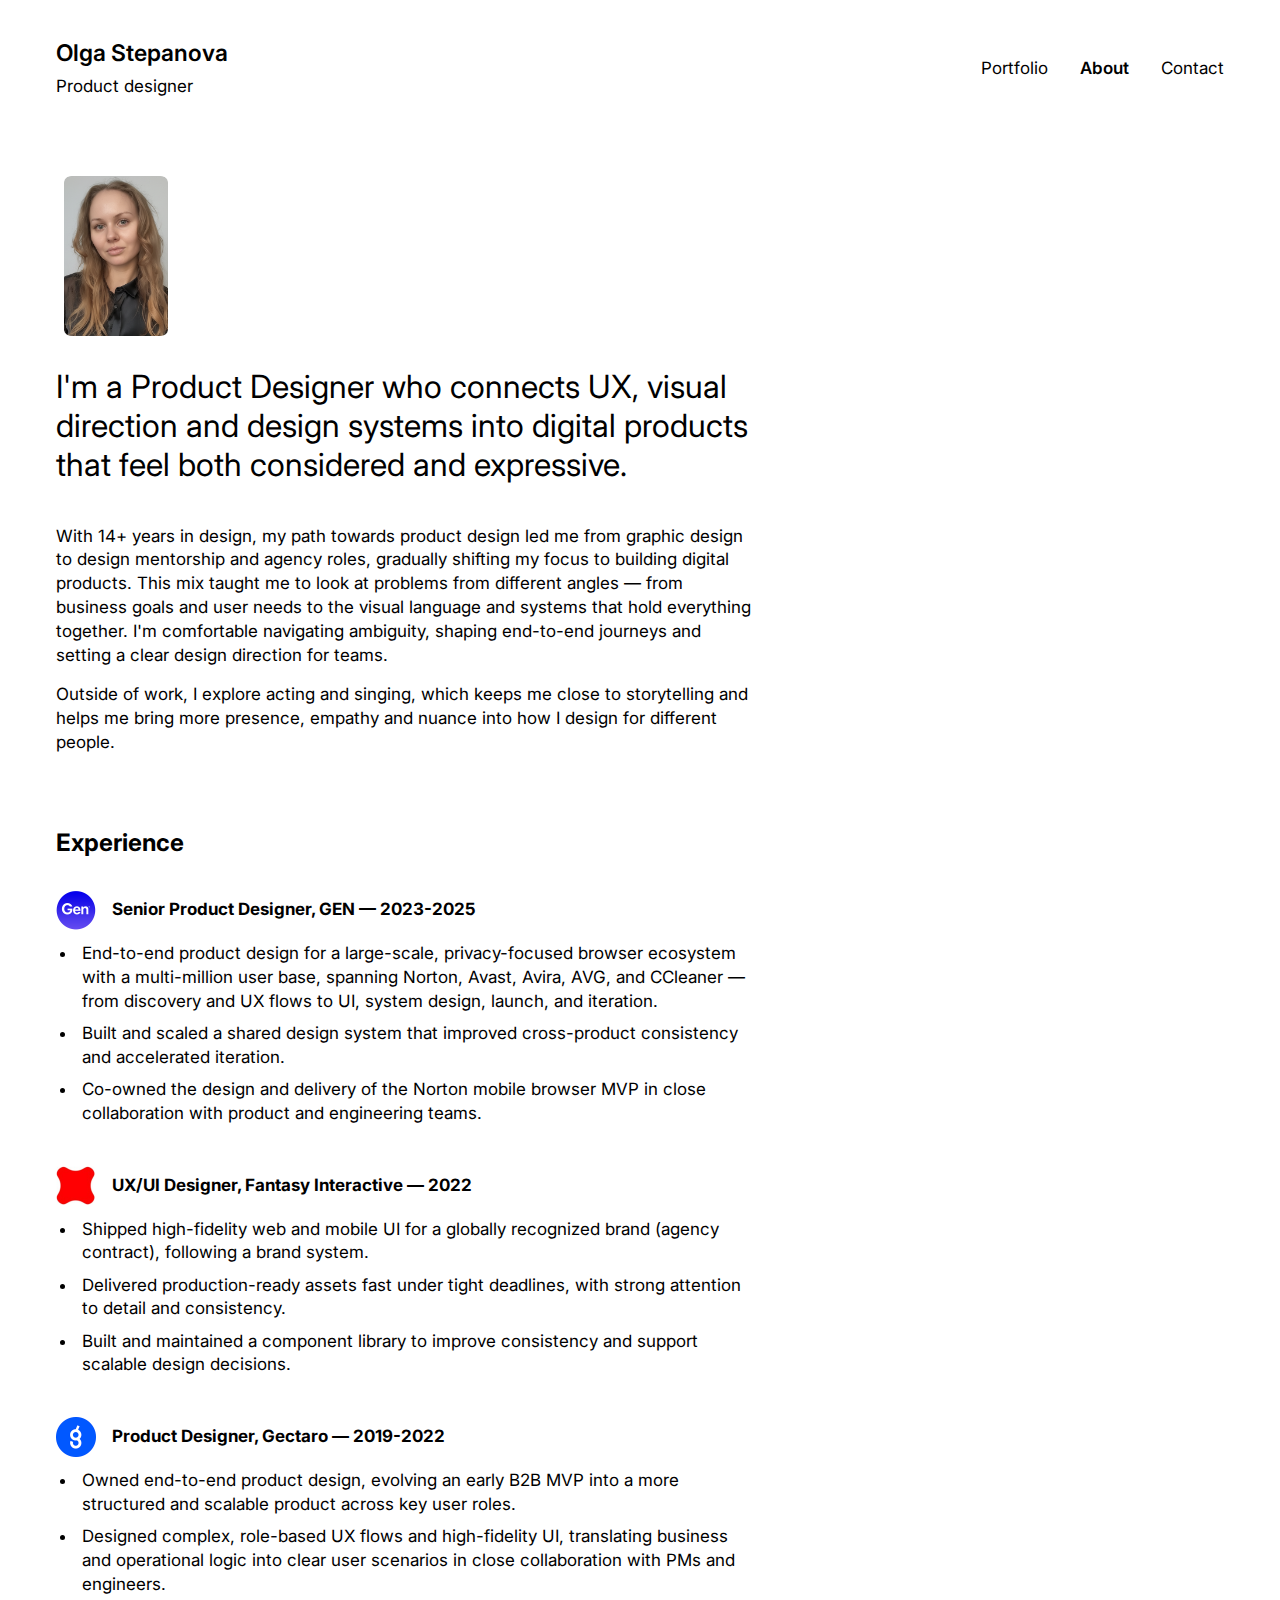
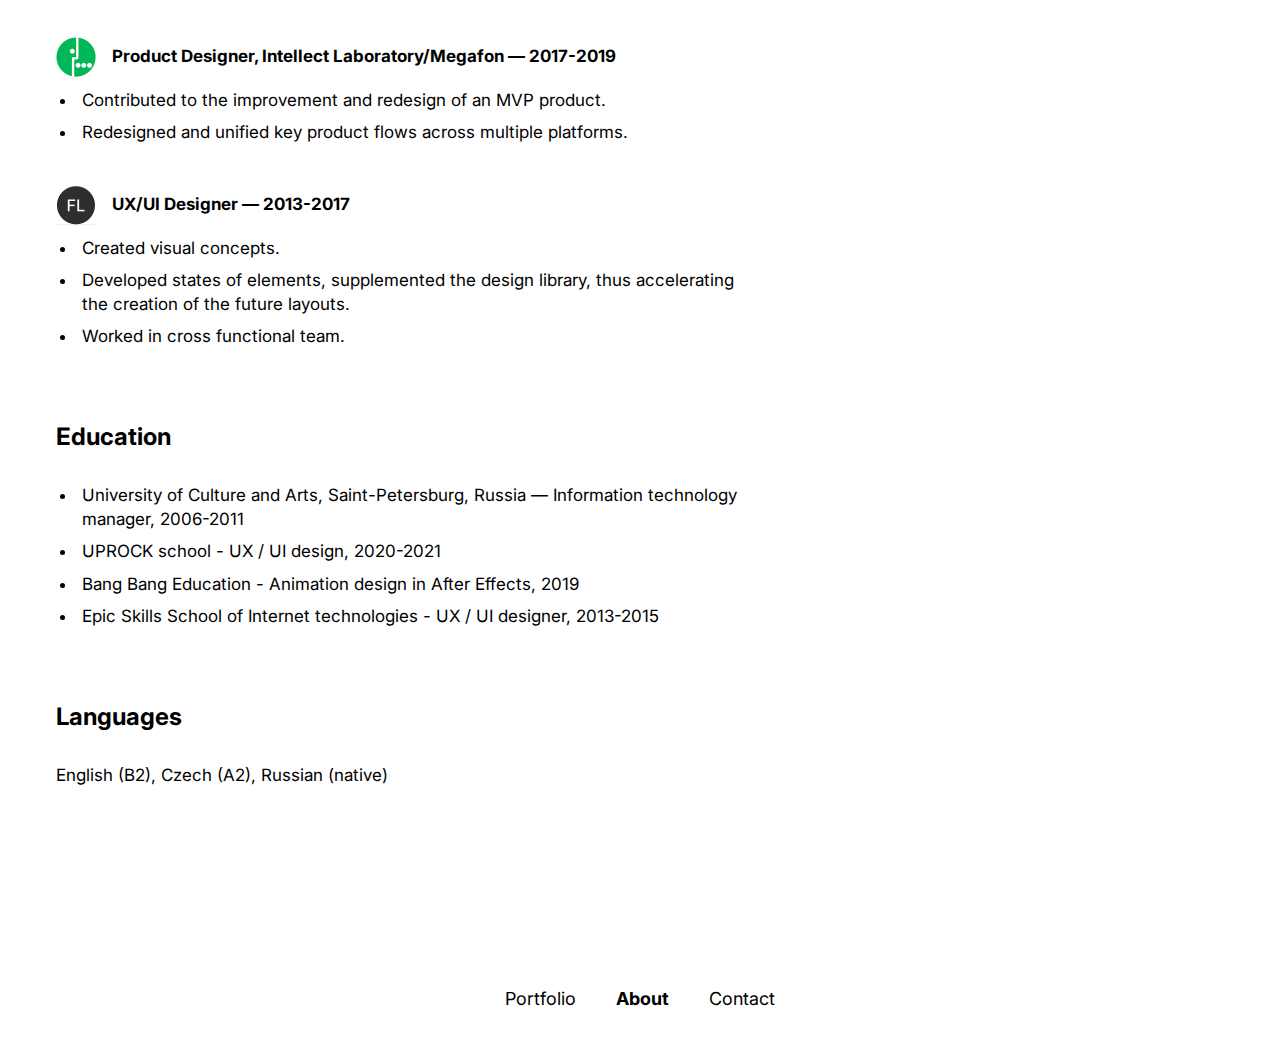
<file: about.html>
<!DOCTYPE html>
<html lang="ru">
<head>
    <!-- Google tag (gtag.js) -->
<script async src="https://www.googletagmanager.com/gtag/js?id=G-TT0VNX23KJ"></script>
<script>
  window.dataLayer = window.dataLayer || [];
  function gtag(){dataLayer.push(arguments);}
  gtag('js', new Date());

  gtag('config', 'G-TT0VNX23KJ');
</script>
    <meta charset="UTF-8">
    <meta name="viewport" content="width=device-width, initial-scale=1.0">
    <title>About - Olga Stepanova</title>
    <link rel="stylesheet" href="styles.css">
    <link rel="preconnect" href="https://fonts.googleapis.com">
    <link rel="preconnect" href="https://fonts.gstatic.com" crossorigin>
    <link href="https://fonts.googleapis.com/css2?family=Inter:wght@400;500;600;700&display=swap" rel="stylesheet">
</head>
<body>
    <!-- Figma: Site, node-id=2546-5382 -->
    <div class="page">
        <header class="header">
            <div class="header__name">
                <h1 class="header__title"><a href="index.html" class="header__title-link">Olga Stepanova</a></h1>
                <p class="header__subtitle">Product designer</p>
            </div>
            <nav class="header__menu">
                <a href="index.html" class="header__link">Portfolio</a>
                <a href="about.html" class="header__link header__link--active">About</a>
                <a href="contact.html" class="header__link">Contact</a>
            </nav>
        </header>

        <main class="main">
            <section class="about">
                <div class="about__photo-wrapper">
                    <img src="images/about-1.png" alt="Olga Stepanova" class="about__photo">
                </div>

                <p class="about__intro">
                    I'm a Product Designer who connects UX, visual direction and design systems into digital products that feel both considered and expressive.
                </p>

                <div class="about__body">
                    <p class="about__paragraph">
                        With 14+ years in design, my path towards product design led me from graphic design to design mentorship and agency roles, gradually shifting my focus to building digital products. This mix taught me to look at problems from different angles — from business goals and user needs to the visual language and systems that hold everything together. I'm comfortable navigating ambiguity, shaping end-to-end journeys and setting a clear design direction for teams.
                    </p>
                    <p class="about__paragraph">
                        Outside of work, I explore acting and singing, which keeps me close to storytelling and helps me bring more presence, empathy and nuance into how I design for different people.
                    </p>
                </div>

                <h2 class="about__section-title">Experience</h2>

                <div class="about__experience">
                    <div class="about__experience-item">
                        <div class="about__experience-item-header">
                            <span class="about__experience-icon-wrap"><img src="images/about-gen.png" alt="GEN" class="about__experience-icon"></span>
                            <span class="about__experience-role">Senior Product Designer, GEN — 2023-2025</span>
                        </div>
                        <ul class="about__experience-list">
                            <li>End-to-end product design for a large-scale, privacy-focused browser ecosystem with a multi-million user base, spanning Norton, Avast, Avira, AVG, and CCleaner — from discovery and UX flows to UI, system design, launch, and iteration.</li>
                            <li>Built and scaled a shared design system that improved cross-product consistency and accelerated iteration.</li>
                            <li>Co-owned the design and delivery of the Norton mobile browser MVP in close collaboration with product and engineering teams.</li>
                        </ul>
                    </div>

                    <div class="about__experience-item">
                        <div class="about__experience-item-header">
                            <span class="about__experience-icon-wrap"><img src="images/about-fantasy.png" alt="Fantasy Interactive" class="about__experience-icon"></span>
                            <span class="about__experience-role">UX/UI Designer, Fantasy Interactive — 2022</span>
                        </div>
                        <ul class="about__experience-list">
                            <li>Shipped high-fidelity web and mobile UI for a globally recognized brand (agency contract), following a brand system.</li>
                            <li>Delivered production-ready assets fast under tight deadlines, with strong attention to detail and consistency.</li>
                            <li>Built and maintained a component library to improve consistency and support scalable design decisions.</li>
                        </ul>
                    </div>

                    <div class="about__experience-item">
                        <div class="about__experience-item-header">
                            <span class="about__experience-icon-wrap"><img src="images/about-gectaro.png" alt="Gectaro" class="about__experience-icon"></span>
                            <span class="about__experience-role">Product Designer, Gectaro — 2019-2022</span>
                        </div>
                        <ul class="about__experience-list">
                            <li>Owned end-to-end product design, evolving an early B2B MVP into a more structured and scalable product across key user roles.</li>
                            <li>Designed complex, role-based UX flows and high-fidelity UI, translating business and operational logic into clear user scenarios in close collaboration with PMs and engineers.</li>
                        </ul>
                    </div>

                    <div class="about__experience-item">
                        <div class="about__experience-item-header">
                            <span class="about__experience-icon-wrap"><img src="images/about-megafon.png" alt="Intellect Laboratory / Megafon" class="about__experience-icon"></span>
                            <span class="about__experience-role">Product Designer, Intellect Laboratory/Megafon — 2017-2019</span>
                        </div>
                        <ul class="about__experience-list">
                            <li>Contributed to the improvement and redesign of an MVP product.</li>
                            <li>Redesigned and unified key product flows across multiple platforms.</li>
                        </ul>
                    </div>

                    <div class="about__experience-item">
                        <div class="about__experience-item-header">
                            <span class="about__experience-icon-wrap"><img src="images/about-fl.png" alt="FL" class="about__experience-icon"></span>
                            <span class="about__experience-role">UX/UI Designer — 2013-2017</span>
                        </div>
                        <ul class="about__experience-list">
                            <li>Created visual concepts.</li>
                            <li>Developed states of elements, supplemented the design library, thus accelerating the creation of the future layouts.</li>
                            <li>Worked in cross functional team.</li>
                        </ul>
                    </div>
                </div>

                <h2 class="about__section-title">Education</h2>

                <ul class="about__education-list">
                    <li>University of Culture and Arts, Saint-Petersburg, Russia — Information technology manager, 2006-2011</li>
                    <li>UPROCK school - UX / UI design, 2020-2021</li>
                    <li>Bang Bang Education - Animation design in After Effects, 2019</li>
                    <li>Epic Skills School of Internet technologies - UX / UI designer, 2013-2015</li>
                </ul>

                <h2 class="about__section-title">Languages</h2>

                <p class="about__languages-text">English (B2), Czech (A2), Russian (native)</p>
            </section>
        </main>

        <footer class="footer">
            <nav class="footer__menu">
                <a href="index.html" class="footer__link">Portfolio</a>
                <a href="about.html" class="footer__link footer__link--active">About</a>
                <a href="contact.html" class="footer__link">Contact</a>
            </nav>
        </footer>
    </div>
</body>
</html>
</file>
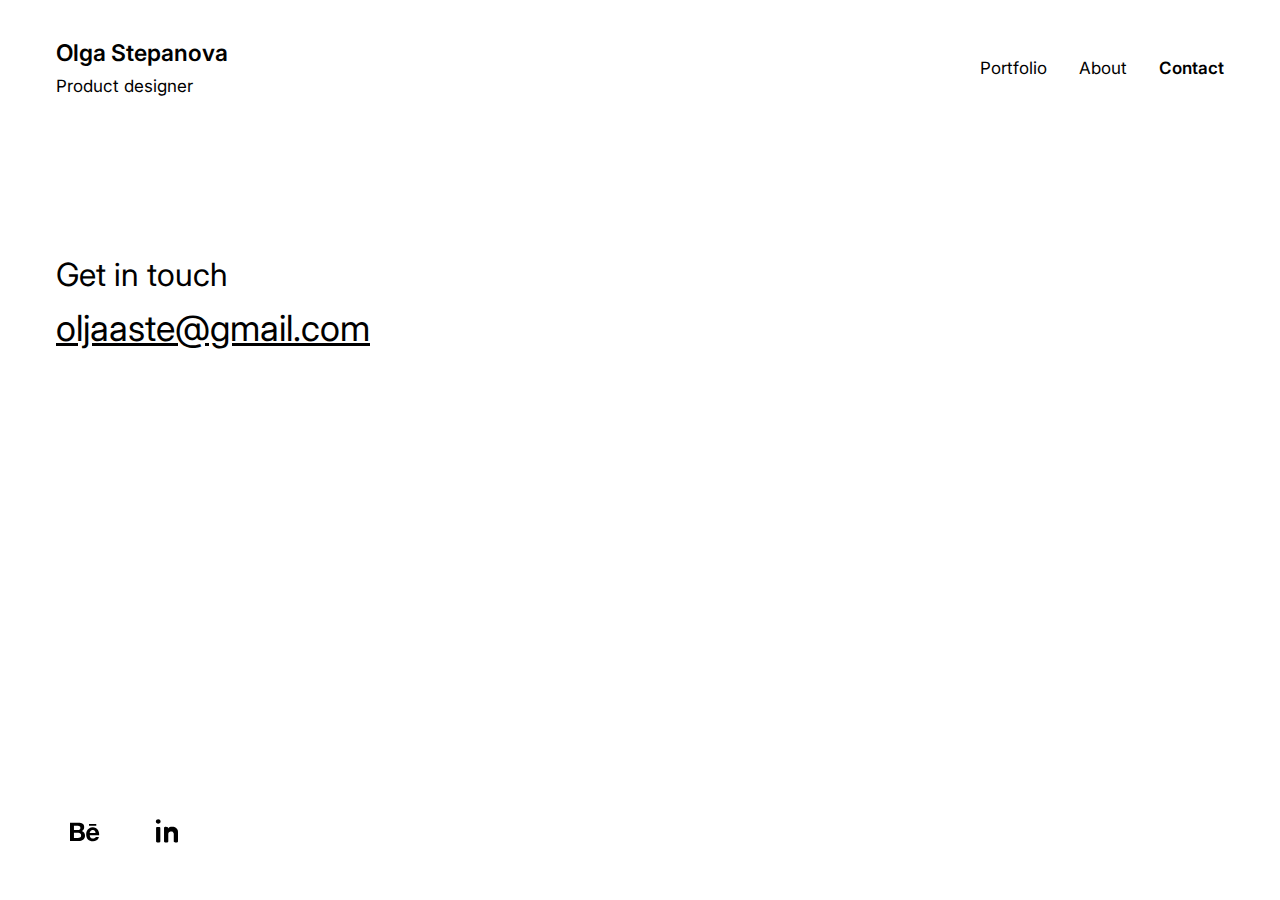
<file: contact.html>
<!DOCTYPE html>
<html lang="ru">
<head>
    <meta charset="UTF-8">
    <meta name="viewport" content="width=device-width, initial-scale=1.0">
    <title>Contact - Olga Stepanova</title>
    <link rel="stylesheet" href="styles.css">
    <link rel="preconnect" href="https://fonts.googleapis.com">
    <link rel="preconnect" href="https://fonts.gstatic.com" crossorigin>
    <link href="https://fonts.googleapis.com/css2?family=Inter:wght@400;500;600;700&display=swap" rel="stylesheet">
</head>
<body>
    <!-- Figma: Site, node-id=2546-5445 (Contact) -->
    <div class="page">
        <header class="header">
            <div class="header__name">
                <h1 class="header__title"><a href="index.html" class="header__title-link">Olga Stepanova</a></h1>
                <p class="header__subtitle">Product designer</p>
            </div>
            <nav class="header__menu">
                <a href="index.html" class="header__link">Portfolio</a>
                <a href="about.html" class="header__link">About</a>
                <a href="contact.html" class="header__link header__link--active">Contact</a>
            </nav>
        </header>

        <main class="main">
            <section class="contact">
                <h2 class="contact__heading">Get in touch</h2>
                <a href="mailto:oljaaste@gmail.com" class="contact__email">oljaaste@gmail.com</a>
            </section>
        </main>

        <footer class="footer footer--contact">
            <nav class="footer__social">
                <a href="https://www.behance.net/Oste" class="footer__social-link" target="_blank" rel="noopener noreferrer" aria-label="Behance">
                    <img src="images/Be.svg" alt="Behance" class="footer__social-icon">
                </a>
                <a href="https://www.linkedin.com/in/olste/" class="footer__social-link" target="_blank" rel="noopener noreferrer" aria-label="LinkedIn">
                    <img src="images/In.svg" alt="LinkedIn" class="footer__social-icon">
                </a>
            </nav>
        </footer>
    </div>
</body>
</html>
</file>
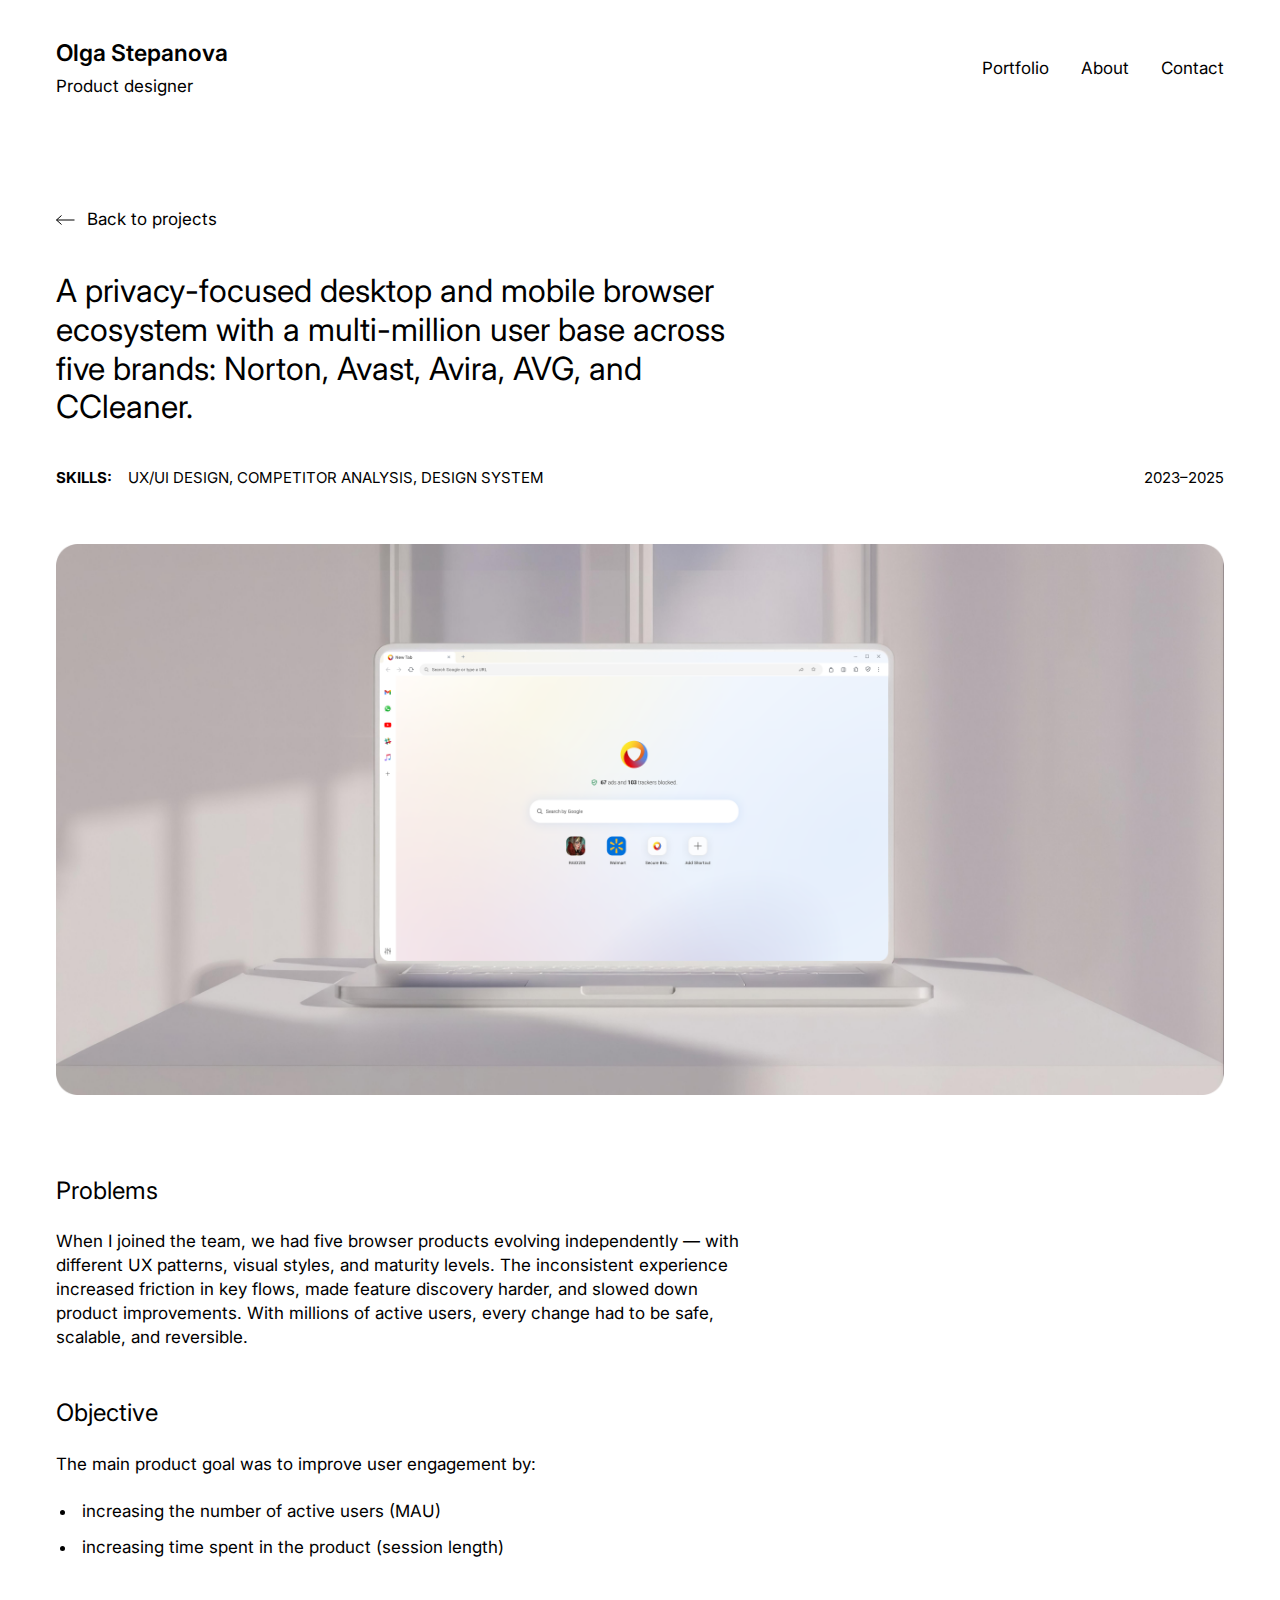
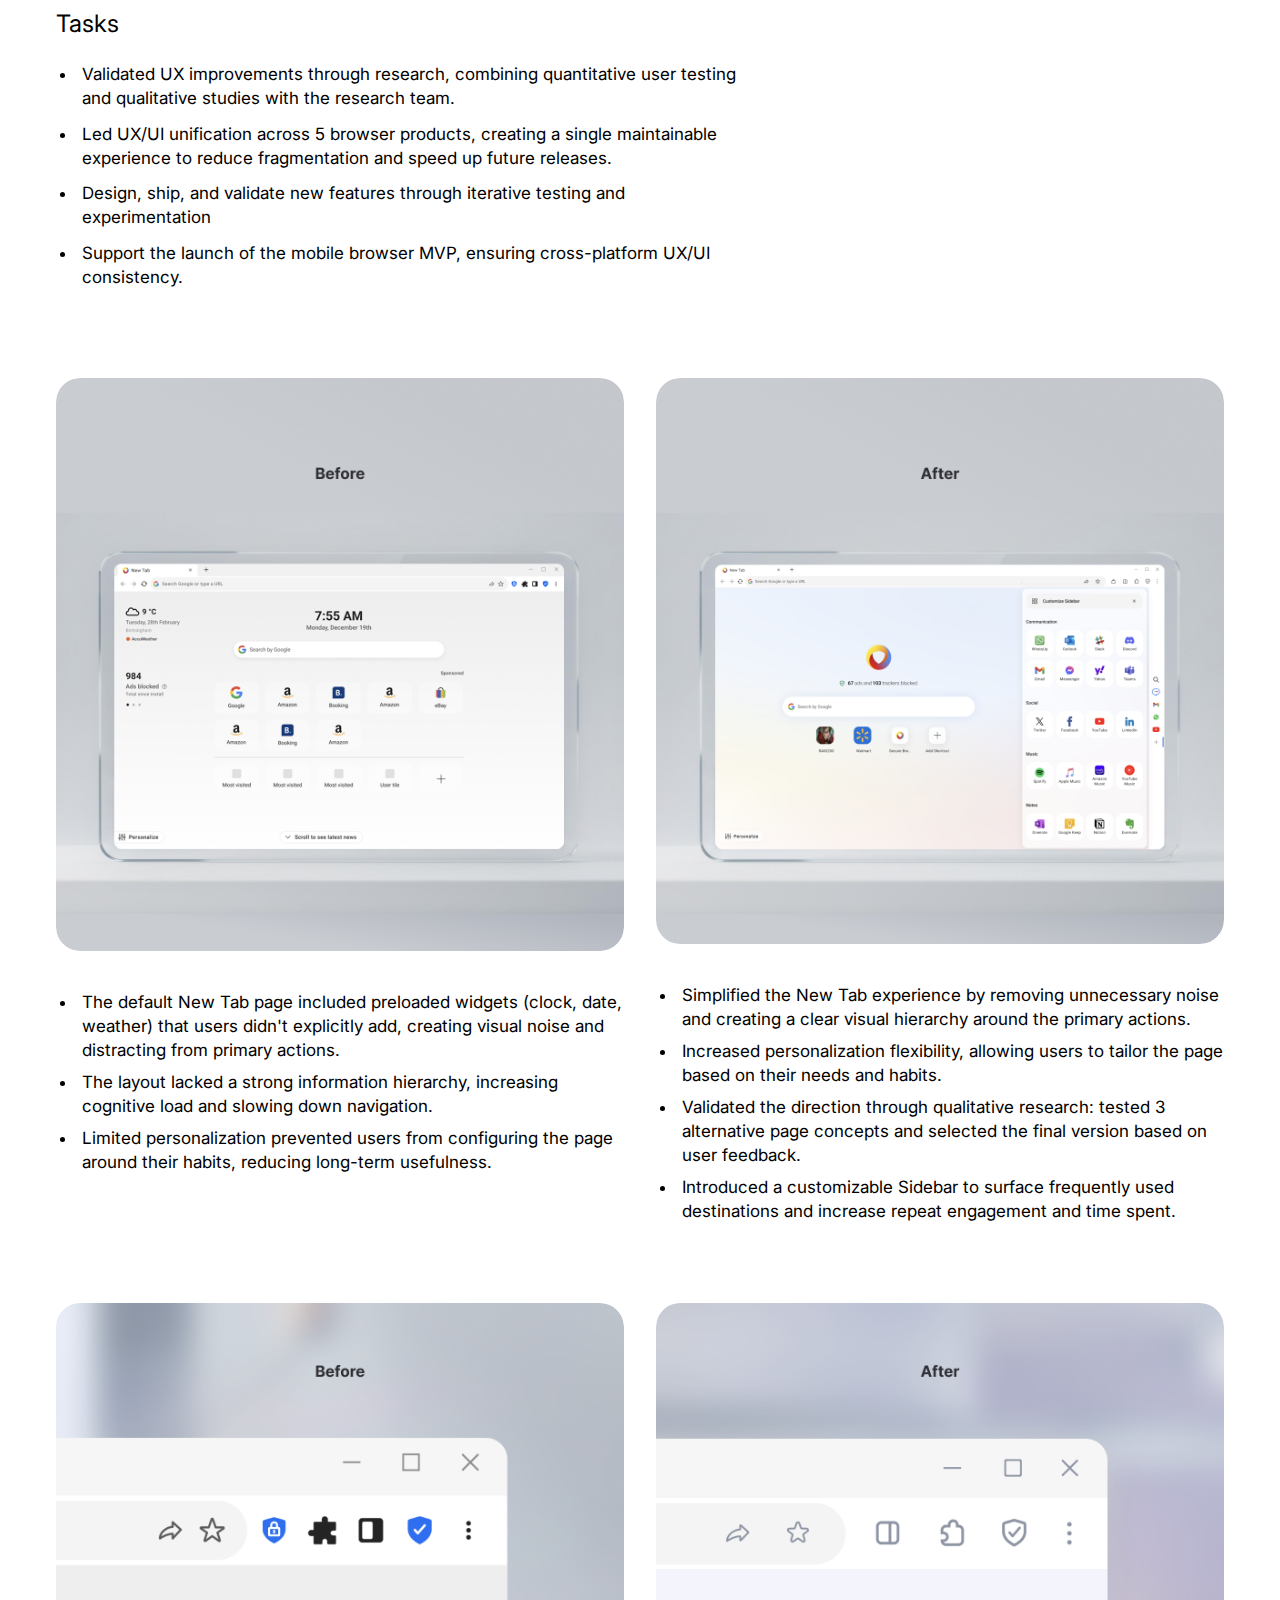
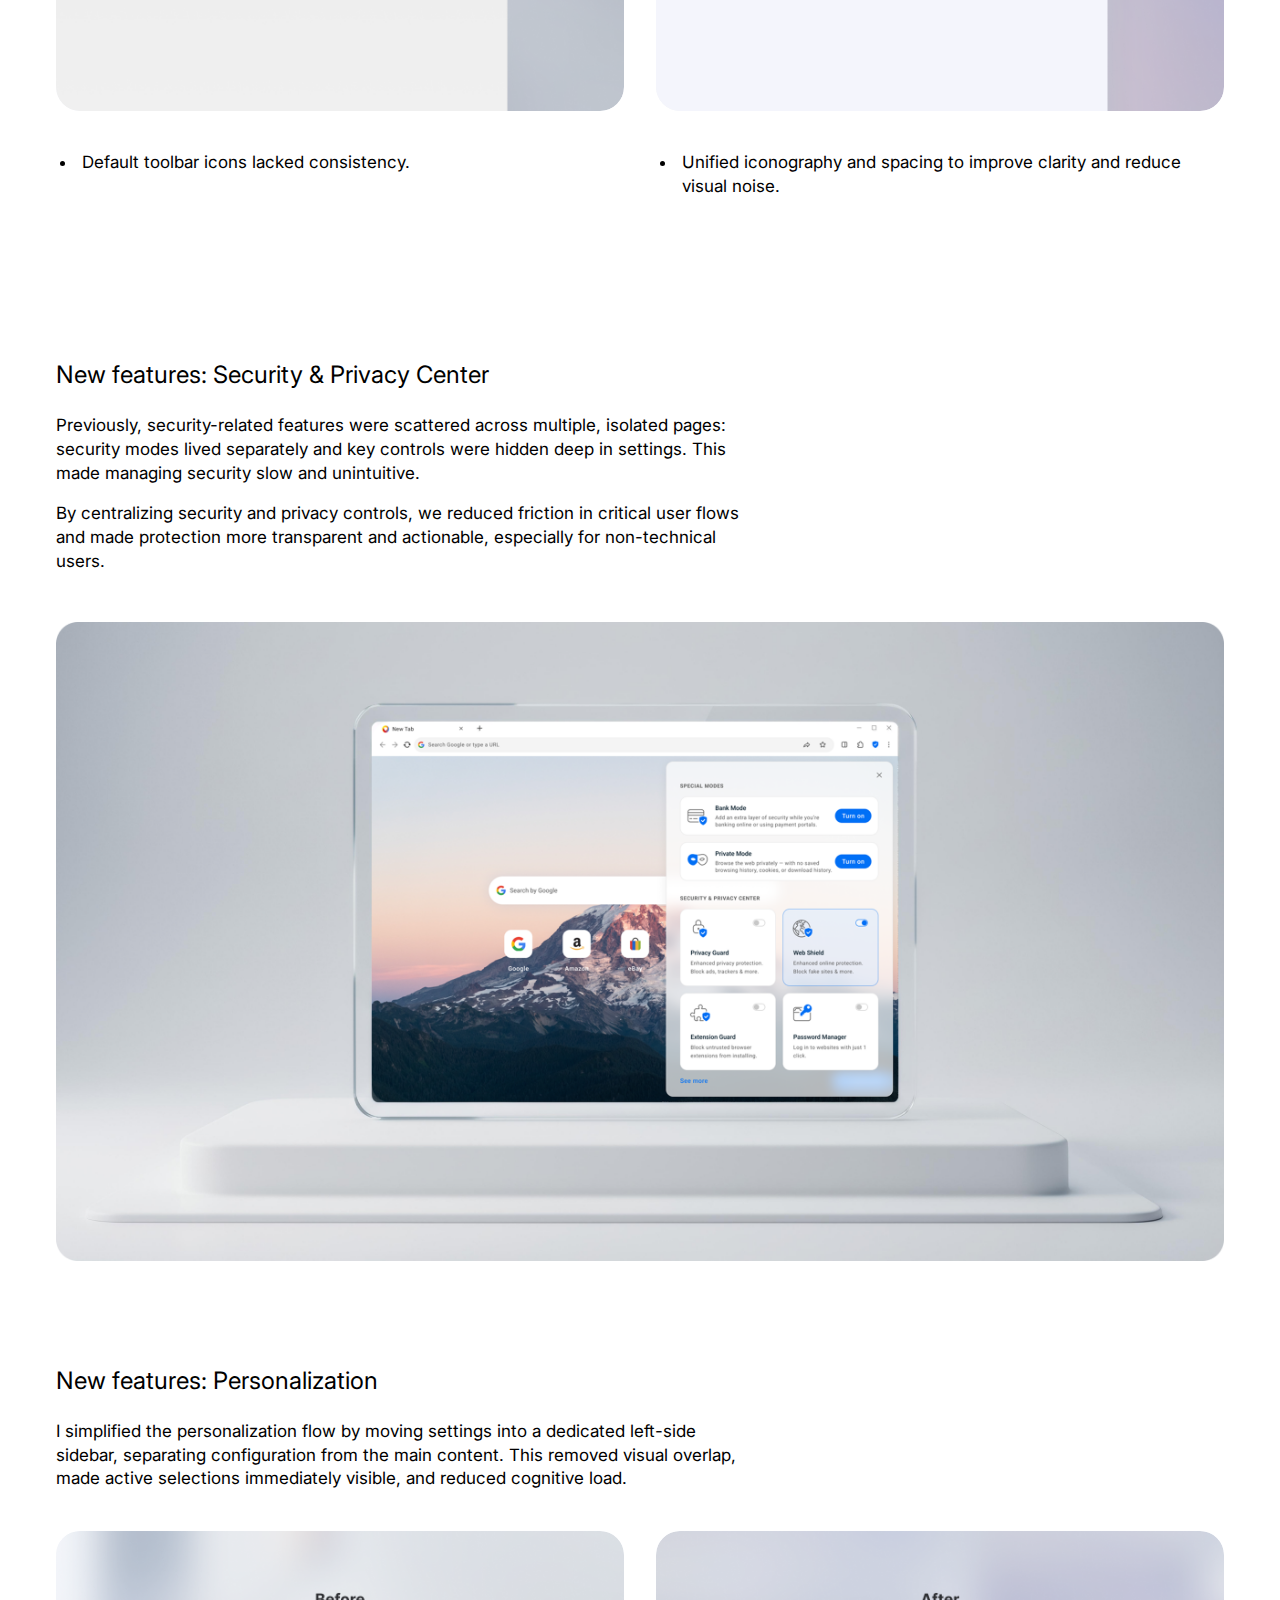
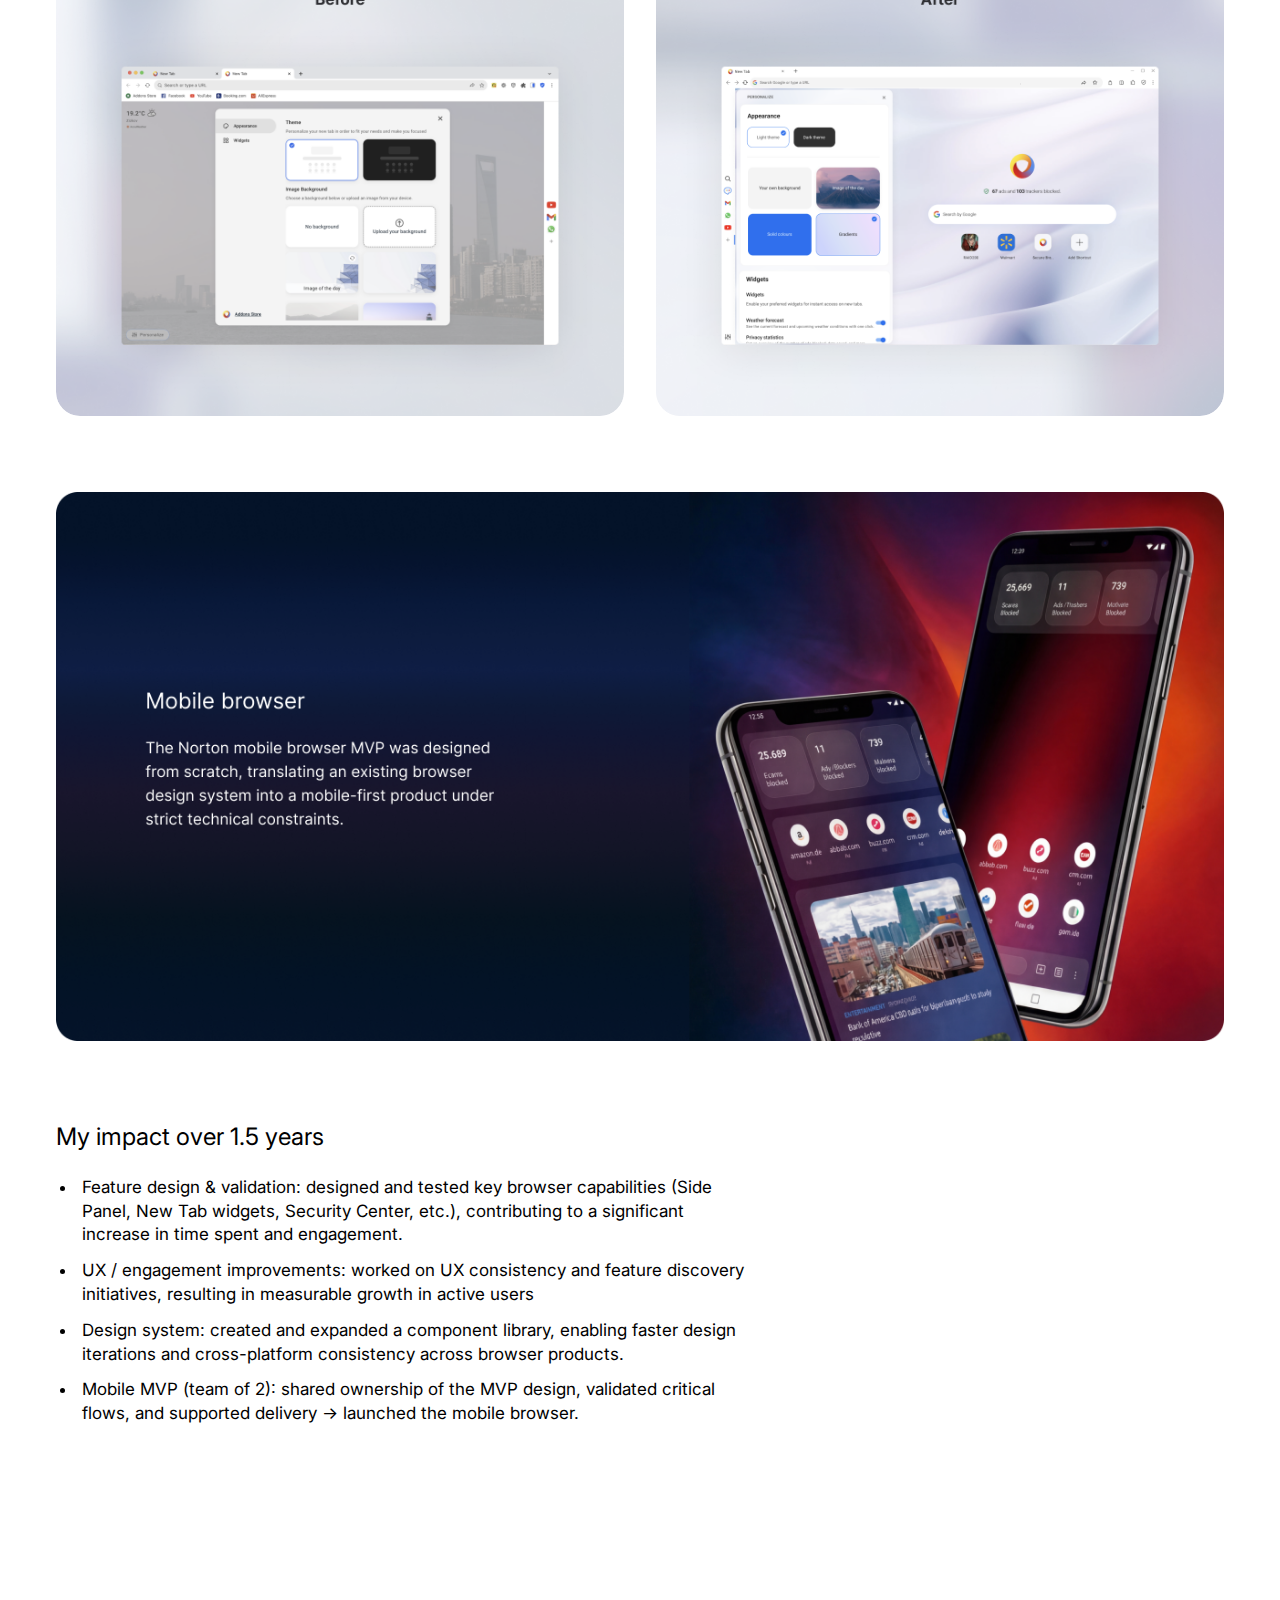
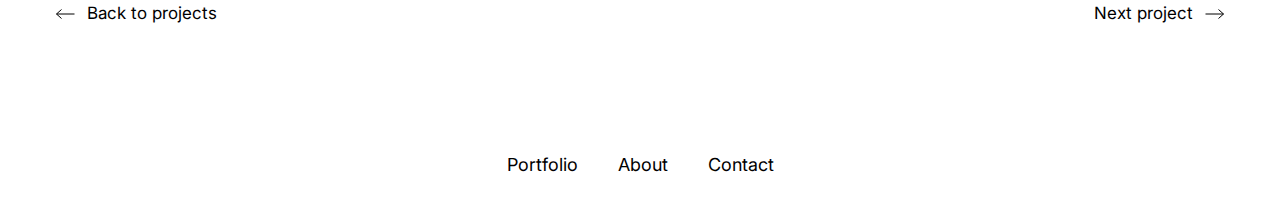
<file: norton.html>
<!DOCTYPE html>
<html lang="ru">
<head>
    <meta charset="UTF-8">
    <meta name="viewport" content="width=device-width, initial-scale=1.0">
    <title>Norton, Avast, Avira, CCleaner, AVG browsers - Olga Stepanova</title>
    <link rel="stylesheet" href="styles.css">
    <link rel="preconnect" href="https://fonts.googleapis.com">
    <link rel="preconnect" href="https://fonts.gstatic.com" crossorigin>
    <link href="https://fonts.googleapis.com/css2?family=Inter:wght@400;500;600;700&display=swap" rel="stylesheet">
</head>
<body>
    <div class="page">
        <header class="header">
            <div class="header__name">
                <h1 class="header__title"><a href="index.html" class="header__title-link">Olga Stepanova</a></h1>
                <p class="header__subtitle">Product designer</p>
            </div>
            <nav class="header__menu">
                <a href="index.html" class="header__link">Portfolio</a>
                <a href="about.html" class="header__link">About</a>
                <a href="contact.html" class="header__link">Contact</a>
            </nav>
        </header>

        <main class="main">
            <section class="project-detail project-detail--norton">
                <nav class="project-detail__nav">
                    <a href="index.html" class="project-detail__nav-link">
                        <svg class="project-detail__nav-icon" width="19" height="10" viewBox="0 0 19 10" fill="none" xmlns="http://www.w3.org/2000/svg">
                            <line x1="18.5" y1="5" x2="0.5" y2="5" stroke="black" stroke-width="1"/>
                            <path d="M5.5 0.5L0.5 5L5.5 9.5" stroke="black" stroke-width="1"/>
                        </svg>
                        <span>Back to projects</span>
                    </a>
                </nav>

                <div class="project-detail__info">
                    <p class="project-detail__info-description">
                        A privacy-focused desktop and mobile browser ecosystem with a multi-million user base across five brands: Norton, Avast, Avira, AVG, and CCleaner.
                    </p>
                    <div class="project-detail__info-meta">
                        <div class="project-detail__info-skills">
                            <span class="project-detail__info-skills-label">SKILLS:</span>
                            <span class="project-detail__info-skills-value">UX/UI DESIGN, COMPETITOR ANALYSIS, DESIGN SYSTEM</span>
                        </div>
                        <div class="project-detail__info-year">2023–2025</div>
                    </div>
                </div>

                <div class="project-detail__hero-image">
                    <img src="images/norton-browsers.png" alt="Norton, Avast, Avira, CCleaner, AVG browsers">
                </div>

                <div class="project-detail__section">
                    <h3 class="project-detail__section-title">Problems</h3>
                    <p class="project-detail__section-text">When I joined the team, we had five browser products evolving independently — with different UX patterns, visual styles, and maturity levels. The inconsistent experience increased friction in key flows, made feature discovery harder, and slowed down product improvements. With millions of active users, every change had to be safe, scalable, and reversible.</p>
                </div>

                <div class="project-detail__section">
                    <h3 class="project-detail__section-title">Objective</h3>
                    <p class="project-detail__section-text">The main product goal was to improve user engagement by:</p>
                    <ul class="project-detail__section-list">
                        <li>increasing the number of active users (MAU)</li>
                        <li>increasing time spent in the product (session length)</li>
                    </ul>
                </div>

                <div class="project-detail__section">
                    <h3 class="project-detail__section-title">Tasks</h3>
                    <ul class="project-detail__section-list">
                        <li>Validated UX improvements through research, combining quantitative user testing and qualitative studies with the research team.</li>
                        <li>Led UX/UI unification across 5 browser products, creating a single maintainable experience to reduce fragmentation and speed up future releases.</li>
                        <li>Design, ship, and validate new features through iterative testing and experimentation</li>
                        <li>Support the launch of the mobile browser MVP, ensuring cross-platform UX/UI consistency.</li>
                    </ul>
                </div>

                <div class="project-detail__before-after">
                    <div class="project-detail__before-after-group">
                        <div class="project-detail__before-after-item">
                            <div class="project-detail__before-after-image-wrapper">
                                <div class="project-detail__before-after-label">Before</div>
                                <img src="images/norton-before-1.png" alt="Before - New Tab page" class="project-detail__before-after-image">
                            </div>
                            <ul class="project-detail__before-after-list">
                                <li>The default New Tab page included preloaded widgets (clock, date, weather) that users didn't explicitly add, creating visual noise and distracting from primary actions.</li>
                                <li>The layout lacked a strong information hierarchy, increasing cognitive load and slowing down navigation.</li>
                                <li>Limited personalization prevented users from configuring the page around their habits, reducing long-term usefulness.</li>
                            </ul>
                        </div>
                        <div class="project-detail__before-after-item">
                            <div class="project-detail__before-after-image-wrapper">
                                <div class="project-detail__before-after-label">After</div>
                                <img src="images/norton-after-1.png" alt="After - New Tab page" class="project-detail__before-after-image">
                            </div>
                            <ul class="project-detail__before-after-list">
                                <li>Simplified the New Tab experience by removing unnecessary noise and creating a clear visual hierarchy around the primary actions.</li>
                                <li>Increased personalization flexibility, allowing users to tailor the page based on their needs and habits.</li>
                                <li>Validated the direction through qualitative research: tested 3 alternative page concepts and selected the final version based on user feedback.</li>
                                <li>Introduced a customizable Sidebar to surface frequently used destinations and increase repeat engagement and time spent.</li>
                            </ul>
                        </div>
                    </div>
                    <div class="project-detail__before-after-group">
                        <div class="project-detail__before-after-item">
                            <div class="project-detail__before-after-image-wrapper">
                                <div class="project-detail__before-after-label">Before</div>
                                <img src="images/norton-before-2.png" alt="Before - Toolbar icons" class="project-detail__before-after-image">
                            </div>
                            <ul class="project-detail__before-after-list">
                                <li>Default toolbar icons lacked consistency.</li>
                            </ul>
                        </div>
                        <div class="project-detail__before-after-item">
                            <div class="project-detail__before-after-image-wrapper">
                                <div class="project-detail__before-after-label">After</div>
                                <img src="images/norton-after-2.png" alt="After - Toolbar icons" class="project-detail__before-after-image">
                            </div>
                            <ul class="project-detail__before-after-list">
                                <li>Unified iconography and spacing to improve clarity and reduce visual noise.</li>
                            </ul>
                        </div>
                    </div>
                </div>

                <div class="project-detail__section">
                    <h3 class="project-detail__section-title">New features: Security & Privacy Center</h3>
                    <p class="project-detail__section-text">Previously, security-related features were scattered across multiple, isolated pages: security modes lived separately and key controls were hidden deep in settings. This made managing security slow and unintuitive.</p>
                    <p class="project-detail__section-text">By centralizing security and privacy controls, we reduced friction in critical user flows and made protection more transparent and actionable, especially for non-technical users.</p>
                    <div class="project-detail__feature-image">
                        <img src="images/SPC.png" alt="Security & Privacy Center">
                    </div>
                </div>

                <div class="project-detail__section">
                    <h3 class="project-detail__section-title">New features: Personalization</h3>
                    <p class="project-detail__section-text">I simplified the personalization flow by moving settings into a dedicated left-side sidebar, separating configuration from the main content. This removed visual overlap, made active selections immediately visible, and reduced cognitive load.</p>
                    <div class="project-detail__before-after-group">
                        <div class="project-detail__before-after-item">
                            <div class="project-detail__before-after-image-wrapper">
                                <div class="project-detail__before-after-label">Before</div>
                                <img src="images/norton-personalization-before.png" alt="Before - Personalization" class="project-detail__before-after-image">
                            </div>
                        </div>
                        <div class="project-detail__before-after-item">
                            <div class="project-detail__before-after-image-wrapper">
                                <div class="project-detail__before-after-label">After</div>
                                <img src="images/norton-personalization-after-7ed238.png" alt="After - Personalization" class="project-detail__before-after-image">
                            </div>
                        </div>
                    </div>
                </div>

                <div class="project-detail__feature-image">
                    <img src="images/mobile.png" alt="Norton mobile browser on two smartphones">
                </div>

                <div class="project-detail__section">
                    <h3 class="project-detail__section-title">My impact over 1.5 years</h3>
                    <ul class="project-detail__section-list">
                        <li>Feature design & validation: designed and tested key browser capabilities (Side Panel, New Tab widgets, Security Center, etc.), contributing to a significant increase in time spent and engagement.</li>
                        <li>UX / engagement improvements: worked on UX consistency and feature discovery initiatives, resulting in measurable growth in active users</li>
                        <li>Design system: created and expanded a component library, enabling faster design iterations and cross-platform consistency across browser products.</li>
                        <li>Mobile MVP (team of 2): shared ownership of the MVP design, validated critical flows, and supported delivery → launched the mobile browser.</li>
                    </ul>
                </div>

                <nav class="project-detail__nav project-detail__nav--bottom">
                    <a href="index.html" class="project-detail__nav-link">
                        <svg class="project-detail__nav-icon" width="19" height="10" viewBox="0 0 19 10" fill="none" xmlns="http://www.w3.org/2000/svg">
                            <line x1="18.5" y1="5" x2="0.5" y2="5" stroke="black" stroke-width="1"/>
                            <path d="M5.5 0.5L0.5 5L5.5 9.5" stroke="black" stroke-width="1"/>
                        </svg>
                        <span>Back to projects</span>
                    </a>
                    <a href="gectaro.html" class="project-detail__nav-link project-detail__nav-link--next">
                        <span>Next project</span>
                        <svg class="project-detail__nav-icon project-detail__nav-icon--right" width="19" height="10" viewBox="0 0 19 10" fill="none" xmlns="http://www.w3.org/2000/svg">
                            <line x1="0.5" y1="5" x2="18.5" y2="5" stroke="black" stroke-width="1"/>
                            <path d="M13.5 0.5L18.5 5L13.5 9.5" stroke="black" stroke-width="1"/>
                        </svg>
                    </a>
                </nav>
            </section>
        </main>

        <footer class="footer">
            <nav class="footer__menu">
                <a href="index.html" class="footer__link">Portfolio</a>
                <a href="about.html" class="footer__link">About</a>
                <a href="contact.html" class="footer__link">Contact</a>
            </nav>
        </footer>
    </div>
</body>
</html>
</file>
<file: styles.css>
:root {
    /* Colors */
    --color-white: #FFFFFF;
    --color-black: #000000;

    /* Typography - Mobile First */
    --font-family: 'Inter', sans-serif;
    --font-size-intro-mobile: 24px;
    --font-size-intro-desktop: 32px;
    --font-size-title-mobile: 20px;
    --font-size-title-desktop: 24px;
    /* Header по макету: имя 23px Semibold, подзаголовок 17px, расстояние между ними 8px */
    --font-size-header-title: 23px;
    --font-size-header-subtitle: 17px;
    --font-size-header-link: 17px;
    --gap-header-name: 8px;
    --font-size-menu-mobile: 16px;
    --font-size-menu-desktop: 17px;
    --font-size-footer-desktop: 18px;
    --font-size-text-mobile: 15px;
    --font-size-text-desktop: 17px;
    
    --font-weight-regular: 400;
    --font-weight-medium: 500;
    --font-weight-semibold: 600;
    --font-weight-bold: 700;
    
    --line-height-intro: 1.21em;
    --line-height-title: 1.3em;
    --line-height-menu: 1.21em;
    --line-height-text: 1.4em;

    /* Spacing - Mobile First */
    --spacing-xs: 4px;
    --spacing-sm: 12px;
    --spacing-md: 16px;
    --spacing-lg: 24px;
    --spacing-xl: 32px;
    --spacing-xxl: 40px;
    /* Отступы слева и справа на всех страницах одинаковые — 56px */
    --spacing-container-mobile: 56px;
    --spacing-container-sm: 56px;
    --spacing-container-tablet: 56px;
    --spacing-container-desktop: 56px;
    --spacing-container-detail: 56px;

    /* Layout */
    --container-max-width: 1440px;
    --card-width-mobile: 100%;
    --card-width-tablet: calc(50% - 16px);
    --card-width-desktop: 624px;
    --card-image-height-mobile: 240px;
    --card-image-height-desktop: 416px;
    --border-radius: 16px;

    /* Gaps */
    --gap-xs: 4px;
    --gap-sm: 12px;
    --gap-md: 16px;
    --gap-lg: 24px;
    --gap-xl: 32px;
    --gap-xxl: 40px;
    --gap-card-column: 28px;

    /* Вертикальные отступы по макету (страница проекта), компактный ритм */
    --space-header-to-nav-mobile: 40px;
    --space-header-to-nav-tablet: 56px;
    --space-header-to-nav-desktop: 72px;
    --space-nav-to-info: 40px;
    --space-description-to-meta: 40px;
    --space-meta-to-hero-mobile: 56px;
    --space-meta-to-hero-tablet: 56px;
    --space-meta-to-hero-desktop: 56px;
    --space-section-vertical: 32px;
    --space-before-after-groups: 80px;
    --space-before-after-item: 40px;
}

* {
    margin: 0;
    padding: 0;
    box-sizing: border-box;
}

html {
    overflow-x: hidden;
}

body {
    font-family: var(--font-family);
    color: var(--color-black);
    background-color: var(--color-white);
    line-height: var(--line-height-text);
    overflow-x: hidden;
    min-width: 0;
}

.page {
    display: flex;
    flex-direction: column;
    max-width: 100%;
    width: 100%;
    margin: 0 auto;
    background-color: var(--color-white);
    min-height: 100vh;
    min-width: 0;
    overflow-x: hidden;
}

/* Header - Mobile First (шрифт по макету: Inter) */
.header {
    flex-shrink: 0;
    font-family: var(--font-family);
    display: flex;
    flex-direction: column;
    gap: var(--spacing-md);
    padding: var(--spacing-lg) var(--spacing-container-mobile);
    width: 100%;
    min-width: 0;
    align-items: flex-start;
}

.header__name {
    display: flex;
    flex-direction: column;
    gap: var(--gap-header-name);
    width: 100%;
    min-width: 0;
}

.header__title {
    font-family: var(--font-family);
    font-size: var(--font-size-header-title);
    font-weight: var(--font-weight-semibold);
    line-height: 1.21em;
    color: var(--color-black);
    margin: 0;
    text-align: left;
}

.header__title-link {
    text-decoration: none;
    color: inherit;
}

.header__title-link:hover {
    opacity: 0.7;
}

.header__subtitle {
    font-family: var(--font-family);
    font-size: var(--font-size-header-subtitle);
    font-weight: var(--font-weight-regular);
    line-height: 1.21em;
    color: var(--color-black);
    margin: 0;
    text-align: left;
}

.header__menu {
    display: flex;
    flex-direction: row;
    justify-content: flex-start;
    align-items: center;
    gap: var(--spacing-lg);
    flex-wrap: wrap;
    align-self: flex-start;
}

.header__link {
    font-family: var(--font-family);
    font-size: var(--font-size-header-link);
    font-weight: var(--font-weight-regular);
    line-height: 1.21em;
    color: var(--color-black);
    text-decoration: none;
    transition: opacity 0.2s ease;
    text-align: left;
}

.header__link:hover {
    opacity: 0.7;
}

.header__link--active {
    font-weight: var(--font-weight-semibold);
}

/* Main - Mobile First. flex: 1 прибивает футер к низу при коротком контенте */
.main {
    flex: 1;
    padding: 0 var(--spacing-container-mobile);
    width: 100%;
    max-width: 100%;
    min-width: 0;
    overflow-x: hidden;
    margin: 0 auto;
}

/* Страница проекта: отступы задают блоки внутри, main не дублирует */
.main:has(.project-detail) {
    padding-left: 0;
    padding-right: 0;
}

.main:has(.site-frame),
.main:has(.frame-5382),
.main:has(.about),
.main:has(.contact) {
    padding-left: 0;
    padding-right: 0;
}

.main:has(.about),
.main:has(.contact) {
    overflow: visible;
}

/* Intro - Mobile First */
.intro {
    margin-top: var(--spacing-xxl);
    margin-bottom: var(--spacing-xxl);
    padding: 0;
}

.intro__text {
    font-size: var(--font-size-intro-mobile);
    font-weight: var(--font-weight-regular);
    line-height: var(--line-height-intro);
    color: var(--color-black);
    width: 100%;
    max-width: 100%;
    min-width: 0;
    text-align: left;
}

/* Projects - Mobile First */
.projects {
    display: flex;
    flex-direction: column;
    gap: var(--gap-xxl);
    margin-bottom: var(--spacing-xxl);
    width: 100%;
    max-width: 100%;
    min-width: 0;
    margin-left: auto;
    margin-right: auto;
}

.projects__section-title {
    font-size: var(--font-size-intro-mobile);
    font-weight: var(--font-weight-regular);
    line-height: var(--line-height-intro);
    color: var(--color-black);
    width: 100%;
    margin: 0;
    margin-top: var(--gap-xxl);
    margin-bottom: var(--gap-xxl);
    text-align: left;
}

.projects__item {
    width: 100%;
    min-width: 0;
    max-width: 100%;
}

/* Card - Mobile First. По макету: картинка→заголовок 40px, заголовок→описание и описание→ссылка 24px */
.card {
    display: flex;
    flex-direction: column;
    gap: 40px;
}

@media (min-width: 768px) {
    .projects__item:nth-child(1) .card {
        gap: 40px;
    }
}

.card__image-link {
    display: block;
    text-decoration: none;
}

.card__image-wrapper {
    width: 100%;
    max-width: 100%;
    height: var(--card-image-height-mobile);
    border-radius: var(--border-radius);
    overflow: hidden;
    min-width: 0;
}

.card__image {
    width: 100%;
    height: 100%;
    max-width: 100%;
    object-fit: cover;
    display: block;
    transition: transform 0.25s ease;
}

.card__image-link:hover .card__image {
    transform: scale(1.05);
}

.card__content {
    display: flex;
    flex-direction: column;
    gap: 24px;
    width: 100%;
    padding: 0;
    margin: 0;
}

.card__title {
    display: flex;
    flex-direction: row;
    justify-content: flex-start;
    align-items: center;
    gap: var(--gap-md);
    flex-wrap: wrap;
    margin: 0;
    padding: 0;
}

@media (min-width: 768px) {
    .card__title {
        gap: var(--gap-lg);
    }
}

@media (min-width: 1024px) {
    .projects__item:nth-child(1) .card__title {
        gap: var(--gap-md);
    }
}

.card__title-text {
    font-size: var(--font-size-title-mobile);
    font-weight: var(--font-weight-regular);
    line-height: var(--line-height-title);
    color: var(--color-black);
    text-align: left;
}

.card__title-separator {
    font-size: var(--font-size-title-mobile);
    font-weight: var(--font-weight-regular);
    line-height: var(--line-height-title);
    color: var(--color-black);
    user-select: none;
}

.card__description {
    font-size: var(--font-size-text-mobile);
    font-weight: var(--font-weight-regular);
    line-height: var(--line-height-text);
    color: var(--color-black);
    width: 100%;
    text-align: left;
}

.card__link {
    display: flex;
    flex-direction: row;
    justify-content: flex-start;
    align-items: center;
    gap: var(--gap-sm);
    padding: var(--spacing-md) 0;
    text-decoration: none;
    width: fit-content;
}


.card__link-text {
    font-size: var(--font-size-text-mobile);
    font-weight: var(--font-weight-regular);
    line-height: var(--line-height-text);
    color: var(--color-black);
    text-align: left;
}

.card__link-icon {
    width: 18.92px;
    height: 10.42px;
    flex-shrink: 0;
}

.card__link:hover {
    opacity: 0.7;
}

/* Footer - Mobile First */
.footer {
    flex-shrink: 0;
    padding: var(--spacing-xxl) var(--spacing-container-mobile);
    display: flex;
    flex-direction: row;
    justify-content: center;
    align-items: center;
    width: 100%;
    min-width: 0;
}

.footer__menu {
    display: flex;
    flex-direction: row;
    justify-content: center;
    align-items: center;
    gap: var(--spacing-lg);
    flex-wrap: wrap;
}

.footer__link {
    font-size: var(--font-size-menu-mobile);
    font-weight: var(--font-weight-regular);
    line-height: var(--line-height-menu);
    color: var(--color-black);
    text-decoration: none;
    text-align: right;
}

.footer__link:hover {
    text-decoration: underline;
}

.footer__link--active {
    font-weight: var(--font-weight-bold);
}

/* Site frame (Figma node 2546-5461) — BEM, только CSS-переменные */
.site-frame {
    padding: 0 var(--spacing-container-mobile);
    width: 100%;
    max-width: 100%;
    min-width: 0;
}

.site-frame__intro {
    margin-top: var(--spacing-xxl);
    margin-bottom: var(--spacing-xl);
}

.site-frame__text {
    font-size: var(--font-size-intro-mobile);
    font-weight: var(--font-weight-regular);
    line-height: var(--line-height-intro);
    color: var(--color-black);
    margin: 0;
}

.site-frame__hero {
    width: 100%;
    margin-bottom: var(--spacing-xxl);
    border-radius: var(--border-radius);
    overflow: hidden;
}

.site-frame__hero-image {
    width: 100%;
    height: auto;
    display: block;
    object-fit: cover;
    border-radius: var(--border-radius);
}

.site-frame__section {
    margin-bottom: var(--spacing-xxl);
}

.site-frame__title {
    font-size: var(--font-size-title-mobile);
    font-weight: var(--font-weight-regular);
    line-height: var(--line-height-title);
    color: var(--color-black);
    margin: 0 0 var(--spacing-md) 0;
}

.site-frame__paragraph {
    font-size: var(--font-size-text-mobile);
    font-weight: var(--font-weight-regular);
    line-height: var(--line-height-text);
    color: var(--color-black);
    margin: 0;
}

@media (min-width: 768px) {
    .site-frame {
        padding: 0 var(--spacing-container-tablet);
    }

    .site-frame__text {
        font-size: var(--font-size-intro-desktop);
        max-width: min(600px, 100%);
    }

    .site-frame__title {
        font-size: var(--font-size-title-desktop);
    }

    .site-frame__paragraph {
        font-size: var(--font-size-text-desktop);
        max-width: min(700px, 100%);
    }
}

@media (min-width: 1024px) {
    .site-frame {
        padding: 0 var(--spacing-container-desktop);
    }
}

/* About page — BEM, только CSS-переменные. Порядок по макету: имя → должность → фото → интро → абзацы → Experience */
.about {
    padding: var(--spacing-xxl) var(--spacing-container-mobile);
    width: 100%;
    max-width: 100%;
    min-width: 0;
    text-align: left;
}

.about__photo-wrapper {
    width: 96px;
    aspect-ratio: 3 / 4;
    border-radius: var(--border-radius);
    overflow: hidden;
    margin-bottom: var(--spacing-xl);
    display: flex;
    align-items: center;
    justify-content: center;
    background: transparent;
}

.about__photo {
    width: 100%;
    height: 100%;
    object-fit: contain;
    object-position: center top;
    display: block;
}

.about__intro {
    font-size: var(--font-size-intro-mobile);
    font-weight: var(--font-weight-regular);
    line-height: var(--line-height-intro);
    color: var(--color-black);
    margin: 0 0 var(--spacing-xxl) 0;
    max-width: 100%;
    width: 100%;
}

.about__body {
    margin-bottom: var(--spacing-xxl);
}

.about__paragraph {
    font-size: var(--font-size-text-mobile);
    font-weight: var(--font-weight-regular);
    line-height: var(--line-height-text);
    color: var(--color-black);
    margin: 0 0 var(--spacing-md) 0;
    max-width: 100%;
    width: 100%;
}

.about__paragraph:last-child {
    margin-bottom: 0;
}

.about__section-title {
    font-size: var(--font-size-title-mobile);
    font-weight: var(--font-weight-bold);
    line-height: var(--line-height-title);
    color: var(--color-black);
    margin: 0;
    padding-top: var(--spacing-xl);
    margin-bottom: var(--spacing-xl);
    text-align: left;
}

/* Увеличенный отступ перед заголовком секции после блока Experience или списка Education (по макету ~4–5 строк) */
.about__experience + .about__section-title,
.about__education-list + .about__section-title {
    padding-top: 72px;
}

.about__experience {
    display: flex;
    flex-direction: column;
    gap: var(--spacing-xxl);
}

.about__experience-item {
    display: flex;
    flex-direction: column;
    gap: var(--spacing-sm);
}

.about__experience-item-header {
    display: flex;
    flex-direction: row;
    align-items: center;
    gap: var(--spacing-md);
    min-width: 0;
}

.about__experience-icon-wrap {
    flex-shrink: 0;
    width: 40px;
    height: 40px;
    min-width: 40px;
    min-height: 40px;
    display: flex;
    align-items: center;
    justify-content: center;
    overflow: visible;
}

.about__experience-icon {
    max-width: 100%;
    max-height: 100%;
    width: auto;
    height: auto;
    display: block;
    object-fit: contain;
    object-position: center;
    vertical-align: middle;
}

.about__experience-role {
    font-size: var(--font-size-text-mobile);
    font-weight: var(--font-weight-bold);
    line-height: var(--line-height-text);
    color: var(--color-black);
    min-width: 0;
    overflow-wrap: break-word;
}

.about__experience-list {
    margin: 0;
    padding: 0 0 0 1.25em;
    list-style-type: disc;
    font-size: var(--font-size-text-mobile);
    font-weight: var(--font-weight-regular);
    line-height: var(--line-height-text);
    color: var(--color-black);
}

.about__experience-list li {
    margin-bottom: 0.5em;
    padding-left: 0.25em;
}

.about__experience-list li:last-child {
    margin-bottom: 0;
}

.about__education-list {
    margin: 0;
    padding: 0 0 0 1.25em;
    list-style-type: disc;
    font-size: var(--font-size-text-mobile);
    font-weight: var(--font-weight-regular);
    line-height: var(--line-height-text);
    color: var(--color-black);
}

.about__education-list li {
    margin-bottom: 0.5em;
    padding-left: 0.25em;
}

.about__education-list li:last-child {
    margin-bottom: 0;
}

.about__languages-text {
    font-size: var(--font-size-text-mobile);
    font-weight: var(--font-weight-regular);
    line-height: var(--line-height-text);
    color: var(--color-black);
    margin: 0;
    max-width: 100%;
}

.about {
    padding-bottom: 120px;
}

/* Contact page — BEM, только CSS-переменные. Figma: node-id=2546-5445 */
.contact {
    padding: 120px var(--spacing-container-mobile) var(--spacing-xxl);
    width: 100%;
    max-width: 100%;
    min-width: 0;
    text-align: left;
}

.contact__heading {
    font-size: var(--font-size-intro-mobile);
    font-weight: var(--font-weight-regular);
    line-height: var(--line-height-intro);
    color: var(--color-black);
    margin: 0 0 8px 0;
    text-align: left;
}

.contact__email {
    font-size: 28px;
    font-weight: var(--font-weight-regular);
    line-height: var(--line-height-text);
    color: var(--color-black);
    text-decoration: underline;
    display: inline-block;
    text-align: left;
}

.contact__email:hover {
    text-decoration: none;
}

/* Футер на странице Contact: логотипы по левому краю внизу, прибиты к низу */
.footer--contact {
    justify-content: flex-start;
    align-items: flex-end;
    text-align: left;
}

.footer--contact .footer__social {
    display: flex;
    flex-direction: row;
    align-items: center;
    justify-content: flex-start;
    gap: var(--spacing-lg);
    margin-right: auto;
}

.footer__social-link {
    display: inline-block;
    line-height: 0;
}

.footer__social-icon {
    display: block;
    width: 48px;
    height: 48px;
    object-fit: contain;
}

.footer__social-link:hover {
    opacity: 0.7;
}

@media (min-width: 768px) {
    .about {
        padding: var(--spacing-xxl) var(--spacing-container-tablet);
        padding-bottom: 120px;
    }

    .contact {
        padding: 120px var(--spacing-container-tablet) var(--spacing-xxl);
    }

    .contact__heading {
        font-size: var(--font-size-intro-desktop);
    }

    .contact__email {
        font-size: 36px;
    }

    .footer__social-icon {
        width: 56px;
        height: 56px;
    }

    .about__photo-wrapper {
        width: 120px;
        margin-bottom: var(--spacing-xl);
    }

    .about__intro {
        font-size: var(--font-size-intro-desktop);
        max-width: min(600px, 100%);
    }

    .about__paragraph {
        font-size: var(--font-size-text-desktop);
        max-width: min(600px, 100%);
    }

    .about__section-title {
        font-size: var(--font-size-title-desktop);
    }

    .about__experience-item {
        max-width: min(700px, 100%);
    }

    .about__experience-role {
        font-size: var(--font-size-text-desktop);
    }

    .about__experience-list {
        font-size: var(--font-size-text-desktop);
        max-width: min(700px, 100%);
    }

    .about__education-list {
        font-size: var(--font-size-text-desktop);
        max-width: min(700px, 100%);
    }

    .about__languages-text {
        font-size: var(--font-size-text-desktop);
        max-width: min(700px, 100%);
    }
}

@media (min-width: 1024px) {
    .about {
        padding: var(--spacing-xxl) var(--spacing-container-desktop);
        padding-bottom: 120px;
    }

    .contact {
        padding: 120px var(--spacing-container-desktop) var(--spacing-xxl);
    }

    .about__intro {
        max-width: min(700px, 100%);
    }

    .about__paragraph {
        max-width: min(700px, 100%);
    }
}

/* Frame 2546-5382 (Figma node 2546-5382) — BEM, только CSS-переменные */
.frame-5382 {
    padding: 0 var(--spacing-container-mobile);
    width: 100%;
    max-width: 100%;
    min-width: 0;
}

.frame-5382__intro {
    margin-top: var(--spacing-xxl);
    margin-bottom: var(--spacing-xl);
}

.frame-5382__text {
    font-size: var(--font-size-intro-mobile);
    font-weight: var(--font-weight-regular);
    line-height: var(--line-height-intro);
    color: var(--color-black);
    margin: 0;
}

.frame-5382__hero {
    width: 100%;
    margin-bottom: var(--spacing-xxl);
    border-radius: var(--border-radius);
    overflow: hidden;
}

.frame-5382__hero-image {
    width: 100%;
    height: auto;
    display: block;
    object-fit: cover;
    border-radius: var(--border-radius);
}

.frame-5382__section {
    margin-bottom: var(--spacing-xxl);
}

.frame-5382__title {
    font-size: var(--font-size-title-mobile);
    font-weight: var(--font-weight-regular);
    line-height: var(--line-height-title);
    color: var(--color-black);
    margin: 0 0 var(--spacing-md) 0;
}

.frame-5382__paragraph {
    font-size: var(--font-size-text-mobile);
    font-weight: var(--font-weight-regular);
    line-height: var(--line-height-text);
    color: var(--color-black);
    margin: 0;
}

@media (min-width: 768px) {
    .frame-5382 {
        padding: 0 var(--spacing-container-tablet);
    }

    .frame-5382__text {
        font-size: var(--font-size-intro-desktop);
        max-width: min(600px, 100%);
    }

    .frame-5382__title {
        font-size: var(--font-size-title-desktop);
    }

    .frame-5382__paragraph {
        font-size: var(--font-size-text-desktop);
        max-width: min(700px, 100%);
    }
}

@media (min-width: 1024px) {
    .frame-5382 {
        padding: 0 var(--spacing-container-desktop);
    }
}

/* Very small screens — те же 56px по макету */
@media (max-width: 359px) {
    .header {
        padding: var(--spacing-md) var(--spacing-container-mobile);
    }

    .main {
        padding: 0 var(--spacing-container-mobile);
    }

    .footer {
        padding: var(--spacing-xxl) var(--spacing-container-mobile);
    }
}

/* Small screens (480px and up) */
@media (min-width: 480px) {
    .header {
        padding: var(--spacing-lg) var(--spacing-container-sm);
    }

    .main {
        padding: 0 var(--spacing-container-sm);
    }

    .footer {
        padding: var(--spacing-xxl) var(--spacing-container-sm);
    }
}

/* Medium screens (600px and up) */
@media (min-width: 600px) {
    .header {
        flex-direction: row;
        justify-content: space-between;
        align-items: center;
        padding: var(--spacing-xxl) var(--spacing-container-sm);
        gap: 0;
    }

    .header__name {
        width: auto;
        flex-shrink: 0;
    }

    .header__menu {
        justify-content: flex-end;
        align-self: auto;
    }

    .main {
        padding: 0 var(--spacing-container-sm);
    }

    .intro__text {
        max-width: 100%;
    }

    .footer {
        padding: 60px var(--spacing-container-sm) var(--spacing-xxl);
        justify-content: center;
    }

    .footer--contact {
        justify-content: flex-start;
    }

    .footer__menu {
        justify-content: center;
    }
}

/* Tablet Styles (768px and up) */
@media (min-width: 768px) {
    .header {
        padding: var(--spacing-xxl) var(--spacing-container-tablet);
    }

    .header__title {
        font-size: var(--font-size-header-title);
    }

    .header__subtitle {
        font-size: var(--font-size-header-subtitle);
    }

    .header__menu {
        justify-content: flex-end;
        align-items: center;
        gap: var(--gap-xl);
        flex-wrap: nowrap;
        flex-shrink: 0;
    }

    .header__link {
        font-size: var(--font-size-header-link);
        white-space: nowrap;
    }

    .main {
        padding: 0 var(--spacing-container-tablet);
    }

    .footer {
        padding: 80px var(--spacing-container-tablet) var(--spacing-xxl);
        justify-content: center;
        align-items: center;
    }

    .footer--contact {
        justify-content: flex-start;
    }

    .footer__menu {
        justify-content: center;
        align-items: center;
    }

    .intro {
        margin-top: 56px;
        margin-bottom: 56px;
        padding: 0;
    }

    .intro__text {
        font-size: var(--font-size-intro-desktop);
        max-width: min(600px, 100%);
        text-align: left;
    }

    .projects {
        display: grid;
        grid-template-columns: repeat(2, minmax(0, 1fr));
        column-gap: var(--spacing-md);
        row-gap: var(--gap-xxl);
        width: 100%;
        max-width: 100%;
    }

    .projects__section-title {
        grid-column: 1 / -1;
        font-size: var(--font-size-intro-desktop);
        /* 72px сверху: row-gap 40px + margin-top 32px; 56px снизу: margin-bottom 16px + row-gap 40px */
        margin: 32px 0 16px;
    }

    .projects__item {
        width: 100%;
        min-width: 0;
    }

    .card__image-wrapper {
        height: var(--card-image-height-mobile);
    }

    .card__title-text,
    .card__title-separator {
        font-size: var(--font-size-title-desktop);
    }

    .card__description {
        font-size: var(--font-size-text-desktop);
    }

    .card__link-text {
        font-size: var(--font-size-text-desktop);
    }

    .footer__menu {
        gap: var(--gap-xxl);
    }

    .footer__link {
        font-size: var(--font-size-footer-desktop);
    }
}

/* Large screens (900px and up) */
@media (min-width: 900px) {
    .intro__text {
        max-width: min(700px, 100%);
    }
}

/* Desktop (1024px and up) */

@media (min-width: 1024px) {
    .page {
        max-width: var(--container-max-width);
        margin-left: auto;
        margin-right: auto;
    }

    .header {
        padding: var(--spacing-xxl) var(--spacing-container-desktop);
        justify-content: space-between;
        align-items: center;
        gap: 0;
    }

    .header__name {
        width: 184px;
        flex-shrink: 0;
    }

    .header__menu {
        margin-left: auto;
        justify-content: flex-end;
    }

    .main {
        padding: 0 var(--spacing-container-desktop);
        width: 100%;
        max-width: 100%;
    }

    .intro {
        margin-top: 80px;
        margin-bottom: 0;
        padding: 48px 0;
    }

    .intro__text {
        width: 100%;
        max-width: min(782px, 100%);
        text-align: left;
    }

    .projects {
        grid-template-columns: repeat(2, minmax(0, 1fr));
        column-gap: 32px;
        row-gap: var(--gap-xxl);
        width: 100%;
        max-width: 100%;
        margin-bottom: 80px;
    }

    .projects__section-title {
        width: 100%;
        max-width: min(782px, 100%);
        margin: 24px 0 16px;
        text-align: left;
    }

    .card__image-wrapper {
        height: var(--card-image-height-desktop);
    }

    .footer {
        padding: 80px var(--spacing-container-desktop) var(--spacing-xxl);
        justify-content: center;
        align-items: center;
    }

    .footer--contact {
        justify-content: flex-start;
    }

    .footer__menu {
        justify-content: center;
    }
}

/* Wide screens (1440px and up) - симметричные отступы, контент по макету */
@media (min-width: 1440px) {
    .projects {
        grid-template-columns: repeat(2, minmax(0, var(--card-width-desktop)));
        width: 100%;
        max-width: min(calc(2 * var(--card-width-desktop) + 32px), 100%);
        margin-left: auto;
        margin-right: auto;
    }
}

/* Project Detail Pages */
.project-detail {
    width: 100%;
    max-width: 100%;
    min-width: 0;
    margin-bottom: var(--spacing-xxl);
}

.project-detail__title {
    font-size: var(--font-size-title-mobile);
    font-weight: var(--font-weight-regular);
    line-height: var(--line-height-title);
    color: var(--color-black);
    margin: 0;
    margin-top: var(--spacing-xxl);
    margin-bottom: var(--spacing-lg);
    text-align: left;
}

.project-detail__description {
    font-size: var(--font-size-text-mobile);
    font-weight: var(--font-weight-regular);
    line-height: var(--line-height-text);
    color: var(--color-black);
    margin: 0;
    margin-bottom: var(--spacing-xxl);
    text-align: left;
}

.project-detail__image-wrapper {
    width: 100%;
    max-width: 100%;
    margin-bottom: var(--spacing-xxl);
    border-radius: var(--border-radius);
    overflow: hidden;
    min-width: 0;
}

.project-detail__image {
    width: 100%;
    height: auto;
    max-width: 100%;
    display: block;
    object-fit: contain;
}

.project-detail__image-wrapper:last-child {
    margin-bottom: 0;
}

@media (min-width: 768px) {
    .project-detail__nav {
        padding-left: var(--spacing-container-tablet);
    }

    .project-detail__nav--bottom {
        padding: 0 var(--spacing-container-tablet) 8px;
    }

    .project-detail__info {
        padding: 0 var(--spacing-container-tablet);
    }

    .project-detail__hero-image {
        padding: 0 var(--spacing-container-tablet) 0;
    }

    .project-detail__title {
        font-size: var(--font-size-title-desktop);
        margin-top: 0;
        margin-bottom: var(--spacing-xl);
    }

    .project-detail__description {
        font-size: var(--font-size-text-desktop);
        margin-bottom: var(--spacing-xxl);
    }

    .project-detail__section {
        padding-left: var(--spacing-container-tablet);
        padding-right: var(--spacing-container-tablet);
        padding-top: 80px;
        padding-bottom: 80px;
    }

    .project-detail__hero-image + .project-detail__section {
        padding-top: 80px;
    }

    .project-detail__before-after {
        padding: var(--space-section-vertical) var(--spacing-container-tablet) var(--spacing-container-desktop) var(--spacing-container-tablet);
        gap: var(--space-before-after-groups);
    }

    .project-detail__before-after-group {
        gap: var(--spacing-xl);
    }

    .project-detail__feature-image {
        padding: var(--spacing-xxl) 0;
    }

    .project-detail > .project-detail__feature-image {
        padding-left: var(--spacing-container-tablet);
        padding-right: var(--spacing-container-tablet);
    }

    .project-detail__image-with-bg {
        padding-left: 64px;
        padding-right: 64px;
        padding-top: 64px;
        padding-bottom: 64px;
    }
}

@media (min-width: 1024px) {
    .project-detail__nav {
        padding-top: 0;
        padding-left: var(--spacing-container-detail);
    }

    .project-detail__nav--bottom {
        padding: 0 var(--spacing-container-detail) 8px;
    }

    .project-detail__info {
        padding: 0 var(--spacing-container-detail);
    }

    .project-detail__hero-image {
        padding: 0 var(--spacing-container-detail) 0;
    }

    .project-detail__title {
        margin-top: 0;
        margin-bottom: var(--spacing-xl);
    }

    .project-detail__section {
        padding-left: var(--spacing-container-detail);
        padding-right: var(--spacing-container-detail);
        padding-top: 80px;
        padding-bottom: 80px;
    }

    .project-detail__hero-image + .project-detail__section {
        padding-top: 80px;
    }

    .project-detail__before-after {
        padding: var(--space-section-vertical) var(--spacing-container-detail) var(--spacing-container-desktop) var(--spacing-container-detail);
        gap: var(--space-before-after-groups);
    }

    .project-detail__before-after-group {
        gap: var(--spacing-xl);
    }

    .project-detail > .project-detail__feature-image {
        padding-left: var(--spacing-container-detail);
        padding-right: var(--spacing-container-detail);
    }

    .project-detail__image-with-bg {
        padding-left: 64px;
        padding-right: 64px;
        padding-top: 64px;
        padding-bottom: 64px;
    }
}

/* Project Detail Navigation */
.project-detail__nav {
    display: flex;
    flex-direction: row;
    align-items: center;
    gap: var(--gap-sm);
    margin-bottom: 0;
    margin-top: var(--space-header-to-nav-mobile);
    padding: 0 0 0 var(--spacing-container-mobile);
}

/* Серая полоса-разделитель перед нижней навигацией (Back / Next) */
.project-detail__bottom-band {
    width: 100%;
    background: #F4F5F9;
    padding: 0;
}

.project-detail__nav--bottom {
    margin-top: -72px;
    padding: 0 var(--spacing-container-mobile) 8px;
    justify-content: space-between;
}

.project-detail__nav-link {
    display: flex;
    flex-direction: row;
    align-items: center;
    gap: var(--gap-sm);
    text-decoration: none;
    color: var(--color-black);
    font-size: var(--font-size-text-mobile);
    font-weight: var(--font-weight-regular);
    line-height: var(--line-height-text);
    transition: opacity 0.2s ease;
}

.project-detail__nav-link:hover {
    opacity: 0.7;
}

.project-detail__nav-icon {
    width: 19px;
    height: 10px;
    flex-shrink: 0;
}

@media (min-width: 768px) {
    .project-detail__nav {
        margin-top: var(--space-header-to-nav-tablet);
    }

    .project-detail__nav-link {
        font-size: var(--font-size-text-desktop);
    }
}

@media (min-width: 1024px) {
    .project-detail__nav {
        margin-top: var(--space-header-to-nav-desktop);
    }
}

/* Project Detail Description Block — только горизонтальный padding, вертикаль задают margin */
.project-detail__info {
    margin-bottom: 0;
    padding: 0 var(--spacing-container-mobile);
    margin-top: var(--space-nav-to-info);
}

/* Gectaro: по макету — 32px от nav до описания, 80px от описания до SKILLS */
.project-detail--gectaro .project-detail__info {
    margin-top: 32px;
}

.project-detail--gectaro .project-detail__info-description {
    margin-bottom: 40px;
}

/* Как на главной: стиль intro (24px/32px, regular, line-height 1.21em) */
.project-detail__info-description {
    font-size: var(--font-size-intro-mobile);
    font-weight: var(--font-weight-regular);
    line-height: var(--line-height-intro);
    color: var(--color-black);
    margin: 0;
    margin-bottom: var(--space-description-to-meta);
    text-align: left;
    width: 100%;
    max-width: 100%;
    min-width: 0;
}

@media (min-width: 768px) {
    .project-detail__info-description {
        font-size: var(--font-size-intro-desktop);
        max-width: min(600px, 100%);
    }
}

@media (min-width: 1024px) {
    .project-detail__info-description {
        max-width: min(700px, 100%);
    }
}

.project-detail__info-meta {
    display: flex;
    flex-direction: row;
    flex-wrap: wrap;
    align-items: baseline;
    justify-content: space-between;
    gap: var(--spacing-md);
}

.project-detail__info-skills {
    display: flex;
    flex-direction: row;
    align-items: baseline;
    gap: var(--gap-md);
    flex-wrap: wrap;
}

.project-detail__info-skills-label {
    font-size: 15px;
    font-weight: var(--font-weight-bold);
    line-height: var(--line-height-text);
    color: var(--color-black);
    text-transform: uppercase;
}

.project-detail__info-skills-value {
    font-size: 15px;
    font-weight: var(--font-weight-regular);
    line-height: var(--line-height-text);
    color: var(--color-black);
    text-transform: uppercase;
}

.project-detail__info-year {
    font-size: 15px;
    font-weight: var(--font-weight-regular);
    line-height: var(--line-height-text);
    color: var(--color-black);
    margin-left: auto;
}


.project-detail__info-meta {
    margin-bottom: var(--space-meta-to-hero-mobile);
}

@media (min-width: 768px) {
    .project-detail__info-meta {
        margin-bottom: var(--space-meta-to-hero-tablet);
    }
}

@media (min-width: 1024px) {
    .project-detail__info-meta {
        margin-bottom: var(--space-meta-to-hero-desktop);
    }
}

/* Project Detail Sections */
/* Секции project-detail: база 80px top/bottom. Модификаторы — разные блоки со своими стилями: --task, --process, --intro, --layouts */
.project-detail__section {
    margin-bottom: 0;
    padding: 80px var(--spacing-container-mobile) 80px var(--spacing-container-mobile);
}

/* 80px между картинкой и первой секцией (Problems) — соседний селектор */
.project-detail__hero-image + .project-detail__section {
    padding-top: 80px;
}

/* Отступ от блока Before/After до заголовка следующей секции (New features) */
.project-detail__before-after + .project-detail__section {
    padding-top: 80px;
}

/* Отступ от секции с картинкой (Security & Privacy Center) до заголовка Personalization — по макету */
.project-detail__section:has(.project-detail__feature-image) + .project-detail__section {
    padding-top: 72px;
}

/* Отступ от абзаца до блока Before/After в секции Personalization — по макету */
.project-detail__section-text + .project-detail__before-after-group {
    margin-top: 40px;
}

/* Отступ от картинки mobile.png до секции My impact */
.project-detail__feature-image + .project-detail__section {
    padding-top: 40px;
}

.project-detail__section-title {
    font-size: var(--font-size-title-mobile);
    font-weight: var(--font-weight-regular);
    line-height: var(--line-height-title);
    color: var(--color-black);
    margin: 0 0 24px 0;
    padding: 0;
    text-align: left;
}

.project-detail__section-text {
    font-size: var(--font-size-text-mobile);
    font-weight: var(--font-weight-regular);
    line-height: var(--line-height-text);
    color: var(--color-black);
    margin: 0;
    padding: 0;
    white-space: pre-line;
    text-align: left;
}

.project-detail__section-text + .project-detail__section-text {
    margin-top: 1em;
}

.project-detail__section-list {
    font-size: var(--font-size-text-mobile);
    font-weight: var(--font-weight-regular);
    line-height: var(--line-height-text);
    color: var(--color-black);
    margin: 0;
    padding: 0 0 0 1.25em;
    list-style-type: disc;
    text-align: left;
}

.project-detail__section-text + .project-detail__section-list {
    margin-top: 0.5em;
}

.project-detail__section-list li {
    margin-bottom: 0.5em;
    padding-left: 0.25em;
}

.project-detail__section-list li:last-child {
    margin-bottom: 0;
}

@media (min-width: 768px) {
    .project-detail__section-title {
        font-size: var(--font-size-title-desktop);
    }

    .project-detail__section-text {
        font-size: var(--font-size-text-desktop);
    }

    .project-detail__section-list {
        font-size: var(--font-size-text-desktop);
    }
}

@media (min-width: 1024px) {
    .project-detail__section-text,
    .project-detail__section-list {
        max-width: min(700px, 100%);
    }
}

/* Project Detail Images */
.project-detail__hero-image {
    width: 100%;
    max-width: 100%;
    margin-bottom: 0;
    padding: 0 var(--spacing-container-mobile) 0;
    border-radius: var(--border-radius);
    overflow: hidden;
    min-width: 0;
}

.project-detail__hero-image img {
    width: 100%;
    height: auto;
    display: block;
    object-fit: cover;
    border-radius: var(--border-radius);
}

.project-detail__feature-image {
    width: 100%;
    max-width: 100%;
    margin-top: 40px;
    padding: var(--spacing-xxl) 0;
    border-radius: var(--border-radius);
    min-width: 0;
    display: flex;
    justify-content: center;
    align-items: center;
}

/* 0px между заголовком секции и следующим объектом (ещё −16px) */
.project-detail__section-title + .project-detail__feature-image {
    margin-top: 0;
}
/* У заголовка перед картинкой/блоком убираем нижний отступ, чтобы зазор был 0 */
.project-detail__section-title:has(+ .project-detail__feature-image) {
    margin-bottom: 0;
}

/* Боковые отступы 56px у картинки mobile.png (прямой потомок project-detail) */
.project-detail > .project-detail__feature-image {
    padding-left: var(--spacing-container-mobile);
    padding-right: var(--spacing-container-mobile);
}

.project-detail__feature-image img {
    max-width: 100%;
    width: auto;
    height: auto;
    display: block;
    object-fit: contain;
    border-radius: var(--border-radius);
}

.project-detail__feature-image + .project-detail__section-text {
    margin-top: var(--spacing-xl);
}

/* Miracle Genuine: картинки с фоном сверху и снизу (GM_1.mp4, GM_2.gif) */
.project-detail__image-with-bg {
    width: 100%;
    max-width: 100%;
    margin-top: 64px;
    margin-bottom: 0;
    padding: 64px;
    background: #F4F5F9;
    border-radius: var(--border-radius);
    display: flex;
    justify-content: center;
    align-items: center;
    min-width: 0;
}

.project-detail__image-with-bg img,
.project-detail__image-with-bg video {
    max-width: 100%;
    width: auto;
    height: auto;
    display: block;
    object-fit: contain;
    border-radius: var(--border-radius);
}

/* Секция с одной картинкой (GM-2): отступ задаёт секция */
.project-detail__section .project-detail__image-wrapper {
    margin-bottom: 0;
}

/* Секция с одной картинкой с фоном (gif): отступ задаёт секция */
.project-detail__section .project-detail__image-with-bg {
    margin-top: 0;
}

/* Mobile version: два макета в ряд (GM-3.gif, GM-4.gif) — по макету gap 32px */
.project-detail__mobile-row {
    display: flex;
    flex-direction: column;
    gap: 40px;
    margin-top: 64px;
}

.project-detail__section-title + .project-detail__mobile-row {
    margin-top: 24px;
}

.project-detail__mobile-row .project-detail__image-with-bg {
    flex: 1;
    min-width: 0;
}

@media (min-width: 768px) {
    .project-detail__mobile-row {
        flex-direction: row;
        gap: 32px;
        padding: 40px 0;
        justify-content: center;
        align-items: stretch;
    }

    .project-detail__mobile-row .project-detail__image-with-bg {
        flex: 1 1 0;
        min-width: 0;
        max-width: 624px;
        aspect-ratio: 624 / 791;
        box-sizing: border-box;
    }

    .project-detail__mobile-row .project-detail__image-with-bg img {
        width: 100%;
        height: 100%;
        object-fit: contain;
    }
}

@media (min-width: 1024px) {
    .project-detail__mobile-row .project-detail__image-with-bg {
        padding: 110px 178px;
    }
}


/* Outcome: фон, заголовок и текст перед картинкой 404 */
.project-detail__section--outcome {
    margin-top: 16px;
    padding: 0;
}

.project-detail__outcome-band {
    width: 100vw;
    margin-left: calc(-50vw + 50%);
    background: #F4F5F9;
    padding: 80px var(--spacing-container-mobile) 64px;
}

.project-detail__outcome-heading {
    font-size: var(--font-size-title-mobile);
    font-weight: var(--font-weight-regular);
    line-height: var(--line-height-title);
    color: var(--color-black);
    margin: 0 0 24px 0;
    padding: 0;
}

.project-detail__outcome-meta {
    margin: 0 0 40px 0;
}

.project-detail__outcome-row {
    font-size: var(--font-size-text-mobile);
    line-height: var(--line-height-text);
    color: var(--color-black);
    margin: 0 0 0.5em 0;
    padding: 0;
}

.project-detail__outcome-row:last-child {
    margin-bottom: 0;
}

.project-detail__outcome-label {
    color: #6B7280;
    font-weight: var(--font-weight-regular);
}

.project-detail__outcome-value {
    color: var(--color-black);
}

/* От картинки до края заливки суммарно 120px (60px сверху + 60px снизу) */
.project-detail__outcome-band .project-detail__image-wrapper {
    margin-top: 60px;
    margin-bottom: 60px;
}

@media (min-width: 768px) {
    .project-detail__outcome-band {
        padding: 80px var(--spacing-container-tablet) 64px;
    }

    .project-detail__outcome-heading {
        font-size: var(--font-size-title-desktop);
    }

    .project-detail__outcome-meta {
        margin-bottom: 48px;
    }
}

@media (min-width: 1024px) {
    .project-detail__outcome-band {
        padding: 80px var(--spacing-container-detail) 64px;
    }
}

/* Miracle Genuine: High fidelity layouts — серая заливка в края, текст и заголовок на заливке */
/* От макетов (карточек) до края заливки 120px */
.project-detail__layouts-band {
    width: 100vw;
    margin-left: calc(-50vw + 50%);
    background: #F4F5F9;
    padding: 112px var(--spacing-container-mobile) 120px;
}

/* High fidelity layouts: по макету — один левый край, умеренные вертикальные отступы */
.project-detail__section--layouts {
    margin-top: 0;
    padding: 0 var(--spacing-container-mobile) 56px;
}

.project-detail__section--layouts .project-detail__section-text {
    margin-top: 40px;
    margin-bottom: 40px;
    max-width: 100%;
}

/* Заголовок секции — отступ до карточек 60px */
.project-detail__layouts-heading {
    font-size: var(--font-size-title-mobile);
    font-weight: var(--font-weight-regular);
    line-height: var(--line-height-title);
    color: var(--color-black);
    margin: 0 0 60px 0;
    padding: 0;
}

.project-detail__layouts-intro {
    font-size: var(--font-size-text-mobile);
    font-weight: var(--font-weight-regular);
    line-height: var(--line-height-text);
    color: var(--color-black);
    margin: 0 0 40px 0;
    max-width: min(700px, 100%);
}

.project-detail__layouts-intro + .project-detail__layouts-wrap {
    margin-top: 0;
}

.project-detail__layouts-wrap {
    border-radius: var(--border-radius);
}

.project-detail__layouts {
    display: grid;
    grid-template-columns: 1fr;
    gap: 40px;
}

.project-detail__layouts-item {
    display: flex;
    justify-content: center;
    align-items: center;
    overflow: hidden;
    background: #FFFFFF;
    border-radius: var(--border-radius);
    padding: 48px 32px 32px;
}

.project-detail__layouts-image {
    max-width: 100%;
    width: auto;
    height: auto;
    display: block;
    object-fit: contain;
    border-radius: var(--border-radius);
}

@media (min-width: 768px) {
    .project-detail__layouts-band {
        padding: 112px var(--spacing-container-tablet) 120px;
    }

    .project-detail__layouts-heading {
        font-size: var(--font-size-title-desktop);
    }

    .project-detail__layouts-intro {
        font-size: var(--font-size-text-desktop);
    }

    .project-detail__layouts {
        grid-template-columns: repeat(2, 1fr);
        gap: 48px;
    }

    .project-detail__layouts-item {
        padding: 56px 40px 40px;
    }
}

@media (min-width: 1024px) {
    .project-detail__layouts-band {
        padding: 96px var(--spacing-container-detail) 120px;
    }

    .project-detail__layouts-intro {
        margin-bottom: 48px;
    }

    .project-detail__layouts-item {
        padding: 64px 48px 48px;
    }
}

/* ========== Miracle Genuine: отступы и размеры по макету ========== */
.project-detail--mg .project-detail__hero-image:first-of-type {
    margin-bottom: 0;
}

/* Gectaro: между блоками Problems и Objective — расстояние в два раза меньше (40px сверху и снизу) */
.project-detail--gectaro .project-detail__hero-image + .project-detail__section {
    padding-bottom: 40px;
}
.project-detail--gectaro .project-detail__hero-image + .project-detail__section + .project-detail__section {
    padding-top: 40px;
    padding-bottom: 40px;
}
/* Gectaro: между блоками Objective и Success metrics — расстояние в два раза меньше */
.project-detail--gectaro .project-detail__hero-image + .project-detail__section + .project-detail__section + .project-detail__section {
    padding-top: 40px;
    padding-bottom: 40px;
}
/* Gectaro: между блоками Success metrics и Tasks — расстояние в два раза меньше */
.project-detail--gectaro .project-detail__hero-image + .project-detail__section + .project-detail__section + .project-detail__section + .project-detail__section {
    padding-top: 40px;
    padding-bottom: 40px;
}
/* Gectaro: между секцией Tasks и блоком Role-based module access model — расстояние в два раза меньше */
.project-detail--gectaro .project-detail__hero-image + .project-detail__section + .project-detail__section + .project-detail__section + .project-detail__section + .project-detail__section {
    padding-top: 40px;
    padding-bottom: 40px;
}
/* Gectaro: между блоком Role-based module access model и блоком Scenario mapping for complex workflows — расстояние в два раза меньше */
.project-detail--gectaro .project-detail__hero-image + .project-detail__section + .project-detail__section + .project-detail__section + .project-detail__section + .project-detail__section + .project-detail__section {
    padding-top: 40px;
    padding-bottom: 16px;
}
/* Gectaro: после блока с flow (Scenario mapping) до before/after — расстояние уменьшено на 24px */
.project-detail--gectaro .project-detail__section:has(+ .project-detail__before-after) {
    padding-bottom: 16px;
}
/* Gectaro: между блоками Design library и Mobile app — минимальный зазор */
.project-detail--gectaro .project-detail__section--design-library {
    padding-bottom: 0;
}
.project-detail--gectaro .project-detail__section--design-library .project-detail__feature-image {
    margin-top: 0;
    padding-bottom: 0;
}
.project-detail--gectaro .project-detail__section--mobile-app .project-detail__feature-image {
    margin-top: 0;
}
.project-detail--gectaro .project-detail__section--mobile-app {
    padding-top: 0;
    padding-bottom: 40px;
}
/* Gectaro: от картинки (Mobile app) до заголовка My impact — ещё −16px */
.project-detail--gectaro .project-detail__section--mobile-app + .project-detail__section {
    padding-top: 0;
    margin-top: -16px;
}

/* ========== Norton: компактные отступы по макету ========== */
/* 24px между заголовком и текстом */
.project-detail--norton .project-detail__section-title {
    margin-bottom: 24px;
}
.project-detail--norton .project-detail__section-title:has(+ .project-detail__feature-image) {
    margin-bottom: 0;
}
/* Между секциями Problems, Objective, Tasks — одинаковый зазор 48px (24+24) по макету */
.project-detail--norton .project-detail__hero-image + .project-detail__section {
    padding-bottom: 24px;
}
.project-detail--norton .project-detail__hero-image + .project-detail__section + .project-detail__section {
    padding-top: 24px;
    padding-bottom: 24px;
}
.project-detail--norton .project-detail__hero-image + .project-detail__section + .project-detail__section + .project-detail__section {
    padding-top: 24px;
    padding-bottom: 56px;
}
/* 24px между вводным предложением и списком; 12px между пунктами списка */
.project-detail--norton .project-detail__section-text + .project-detail__section-list {
    margin-top: 24px;
}
.project-detail--norton .project-detail__section-list li {
    margin-bottom: 12px;
}
.project-detail--norton .project-detail__section-list li:last-child {
    margin-bottom: 0;
}
/* Norton: расстояние от абзаца до картинки (feature-image) — на 32px меньше */
.project-detail--norton .project-detail__section-text + .project-detail__feature-image {
    margin-top: 8px;
}
/* Norton: до заголовка после before/after (Security & Privacy Center) — +24px */
.project-detail--norton .project-detail__before-after + .project-detail__section {
    padding-top: 104px;
}
/* Norton: до заголовка Personalization (после секции с картинкой) — ещё −48px всего */
.project-detail--norton .project-detail__section:has(.project-detail__feature-image) + .project-detail__section {
    padding-top: 0;
    margin-top: -16px;
}
/* Norton: вертикальное расстояние между Personalization и блоком mobile.png — ещё −24px */
.project-detail--norton .project-detail__section:has(+ .project-detail__feature-image) {
    padding-bottom: 28px;
}
.project-detail--norton .project-detail__section + .project-detail__feature-image {
    margin-top: 8px;
}
/* Norton: от текста до кнопок навигации — ровно 96px */
.project-detail--norton .project-detail__nav--bottom {
    margin-top: 96px;
}
/* Norton: скрыть плашки Before/After только на этой странице */
.project-detail--norton .project-detail__before-after-label {
    display: none;
}

/* Между секциями — один отступ 80px (нижний padding предыдущей), без двойного верха */
.project-detail--mg .project-detail__section + .project-detail__section {
    padding-top: 0;
}

/* Между блоками Task и Process — 64px (ещё на 8px меньше) */
.project-detail--mg .project-detail__section:nth-child(4) {
    padding-bottom: 64px;
}

/* После абзаца Process до схемы процесса (GM-2) — по макету ~80px */
.project-detail--mg .project-detail__section:nth-child(5) {
    padding-bottom: 80px;
}

/* Секция Mobile version — 16px сверху над заголовком */
.project-detail--mg .project-detail__section--mobile .project-detail__section-title {
    margin-top: 16px;
}

/* Меньше отступа снизу секции Mobile version — сократить расстояние сверху до заголовка UI-kit and states на 16px */
.project-detail--mg .project-detail__section--mobile {
    padding-bottom: 64px;
}

.mg__section {
    padding: 80px var(--spacing-container-mobile);
    margin: 0;
}

.mg__section--task {
    padding-top: 80px;
}

.mg__section--process .mg__title + .mg__text {
    margin-bottom: 0;
}

.mg__title {
    font-size: var(--font-size-title-mobile);
    font-weight: var(--font-weight-regular);
    line-height: var(--line-height-title);
    color: var(--color-black);
    margin: 0 0 24px 0;
}

.mg__text {
    font-size: var(--font-size-text-mobile);
    font-weight: var(--font-weight-regular);
    line-height: var(--line-height-text);
    color: var(--color-black);
    margin: 0;
}

.mg__text + .mg__text {
    margin-top: 1em;
}

.mg__figure {
    width: 100%;
    margin-top: 40px;
    margin-bottom: 0;
    padding: 0;
    display: flex;
    justify-content: center;
}

.mg__figure img {
    max-width: 100%;
    height: auto;
    display: block;
    object-fit: contain;
    border-radius: var(--border-radius);
}

.mg__figure + .mg__text {
    margin-top: 32px;
}

.mg__image-bg {
    width: 100%;
    margin-top: 64px;
    margin-bottom: 0;
    padding: 64px var(--spacing-container-mobile);
    background: #F4F5F9;
    border-radius: var(--border-radius);
    display: flex;
    justify-content: center;
    align-items: center;
}

.mg__image-bg img {
    max-width: 100%;
    height: auto;
    display: block;
    object-fit: contain;
    border-radius: var(--border-radius);
}

.mg__section--intro {
    padding-top: 80px;
    padding-bottom: 80px;
}

.mg__section--layouts {
    padding: 0;
    margin: 0;
}

.mg__layouts-band {
    width: 100vw;
    margin-left: calc(-50vw + 50%);
    padding: 80px var(--spacing-container-mobile) 64px;
    background: #F4F5F9;
}

.mg__layouts-title {
    margin: 0 0 40px 0;
}

.mg__layouts-grid {
    display: grid;
    grid-template-columns: 1fr;
    gap: 40px;
}

.mg__layouts-card {
    background: #FFFFFF;
    border-radius: var(--border-radius);
    padding: 48px 32px;
    display: flex;
    justify-content: center;
    align-items: center;
    overflow: hidden;
}

.mg__layouts-img {
    max-width: 100%;
    height: auto;
    display: block;
    object-fit: contain;
    border-radius: var(--border-radius);
}

@media (min-width: 768px) {
    .mg__section {
        padding-left: var(--spacing-container-tablet);
        padding-right: var(--spacing-container-tablet);
    }

    .mg__image-bg {
        padding: 64px var(--spacing-container-tablet);
    }

    .mg__layouts-band {
        padding: 80px var(--spacing-container-tablet) 64px;
    }

    .mg__layouts-grid {
        grid-template-columns: repeat(2, 1fr);
        gap: 48px;
    }

    .mg__layouts-card {
        padding: 56px 40px;
    }

    .mg__title {
        font-size: var(--font-size-title-desktop);
    }

    .mg__text {
        font-size: var(--font-size-text-desktop);
    }
}

@media (min-width: 1024px) {
    .mg__section {
        padding-left: var(--spacing-container-detail);
        padding-right: var(--spacing-container-detail);
    }

    .mg__image-bg {
        padding: 64px var(--spacing-container-detail);
    }

    .mg__layouts-band {
        padding: 80px var(--spacing-container-detail) 64px;
    }

    .mg__layouts-title + .mg__layouts-grid {
        margin-top: 40px;
    }

    .mg__layouts-card {
        padding: 64px 48px;
    }
}

.project-detail__gallery {
    display: flex;
    flex-direction: column;
    gap: var(--spacing-xxl);
    margin-bottom: var(--spacing-xxl);
}

.project-detail__gallery-item {
    width: 100%;
    max-width: 100%;
    border-radius: var(--border-radius);
    overflow: hidden;
    min-width: 0;
}

.project-detail__gallery-item img {
    width: 100%;
    height: auto;
    display: block;
    object-fit: cover;
}

/* Project Detail Highlight (Mobile browser — тёмный блок) */
.project-detail__highlight {
    margin-top: 80px;
    padding: var(--spacing-xxl) var(--spacing-container-mobile);
    background: linear-gradient(135deg, #0d1b2a 0%, #1a2744 50%, #2d1f3d 80%, #4a2c2a 100%);
    border-radius: var(--border-radius);
    display: flex;
    flex-direction: column;
    gap: var(--spacing-xl);
}

.project-detail__highlight-content {
    max-width: 100%;
}

.project-detail__highlight-title {
    font-size: var(--font-size-title-mobile);
    font-weight: var(--font-weight-semibold);
    line-height: var(--line-height-title);
    color: var(--color-white);
    margin: 0 0 var(--spacing-md) 0;
    padding: 0;
}

.project-detail__highlight-text {
    font-size: var(--font-size-text-mobile);
    font-weight: var(--font-weight-regular);
    line-height: var(--line-height-text);
    color: var(--color-white);
    margin: 0;
    padding: 0;
    opacity: 0.95;
}

.project-detail__highlight-image {
    width: 100%;
    display: flex;
    justify-content: center;
    align-items: flex-end;
}

.project-detail__highlight-image img {
    max-width: 100%;
    width: auto;
    height: auto;
    display: block;
    object-fit: contain;
}

@media (min-width: 768px) {
    .project-detail__highlight {
        padding: var(--spacing-xxl) var(--spacing-container-tablet);
        flex-direction: row;
        align-items: center;
        gap: var(--gap-xxl);
    }

    .project-detail__highlight-content {
        flex: 1;
        min-width: 0;
    }

    .project-detail__highlight-title {
        font-size: var(--font-size-title-desktop);
    }

    .project-detail__highlight-text {
        font-size: var(--font-size-text-desktop);
    }

    .project-detail__highlight-image {
        flex: 0 1 auto;
        max-width: 50%;
    }
}

@media (min-width: 1024px) {
    .project-detail__highlight {
        margin-top: 120px;
        padding: var(--spacing-xxl) var(--spacing-container-detail);
        gap: 48px;
    }
}

/* Project Detail Before-After */
.project-detail__before-after {
    display: flex;
    flex-direction: column;
    gap: var(--space-before-after-groups);
    margin-bottom: 0;
    padding: var(--space-section-vertical) var(--spacing-container-mobile) var(--spacing-container-desktop) var(--spacing-container-mobile);
}

.project-detail__before-after-group {
    display: flex;
    flex-direction: column;
    gap: var(--spacing-xl);
    width: 100%;
}

.project-detail__before-after-item {
    display: flex;
    flex-direction: column;
    gap: var(--space-before-after-item);
    width: 100%;
}

.project-detail__before-after-group--single .project-detail__before-after-item--full {
    max-width: 100%;
}

@media (min-width: 768px) {
    .project-detail__before-after-group--single {
        flex-direction: column;
    }

    .project-detail__before-after-group--single .project-detail__before-after-item--full {
        flex: none;
    }
}

.project-detail__before-after-image-wrapper {
    position: relative;
    width: 100%;
    border-radius: 24px;
    overflow: hidden;
    background: #F4F5F9;
    min-width: 0;
}

.project-detail__before-after-label {
    position: absolute;
    top: var(--spacing-lg);
    left: var(--spacing-lg);
    font-size: 13px;
    font-weight: var(--font-weight-medium);
    line-height: 1.5em;
    letter-spacing: 0.1em;
    text-transform: uppercase;
    color: #FFFFFF;
    z-index: 1;
    background: rgba(0, 0, 0, 0.8);
    padding: 4px 8px;
    border-radius: 4px;
    font-family: var(--font-family);
}

.project-detail__before-after-image {
    width: 100%;
    height: auto;
    display: block;
    object-fit: cover;
    border-radius: 24px;
}

.project-detail__before-after-list {
    font-size: var(--font-size-text-mobile);
    font-weight: var(--font-weight-regular);
    line-height: var(--line-height-text);
    color: var(--color-black);
    margin: 0;
    padding: 0 0 0 1.25em;
    list-style-type: disc;
    text-align: left;
}

.project-detail__before-after-list li {
    margin-bottom: 0.5em;
    padding-left: 0.25em;
}

.project-detail__before-after-list li:last-child {
    margin-bottom: 0;
}

.project-detail__before-after-text {
    font-size: var(--font-size-text-mobile);
    font-weight: var(--font-weight-regular);
    line-height: var(--line-height-text);
    color: var(--color-black);
    margin: 0;
    white-space: pre-line;
    text-align: left;
}

@media (min-width: 768px) {
    .project-detail__before-after-group {
        flex-direction: row;
        gap: var(--spacing-xl);
    }

    .project-detail__before-after-item {
        flex: 1;
        gap: var(--space-before-after-item);
    }

    .project-detail__before-after-list,
    .project-detail__before-after-text {
        font-size: var(--font-size-text-desktop);
    }
}

@media (min-width: 1024px) {
    .project-detail__before-after-list,
    .project-detail__before-after-text {
        max-width: min(700px, 100%);
    }
}
</file>
